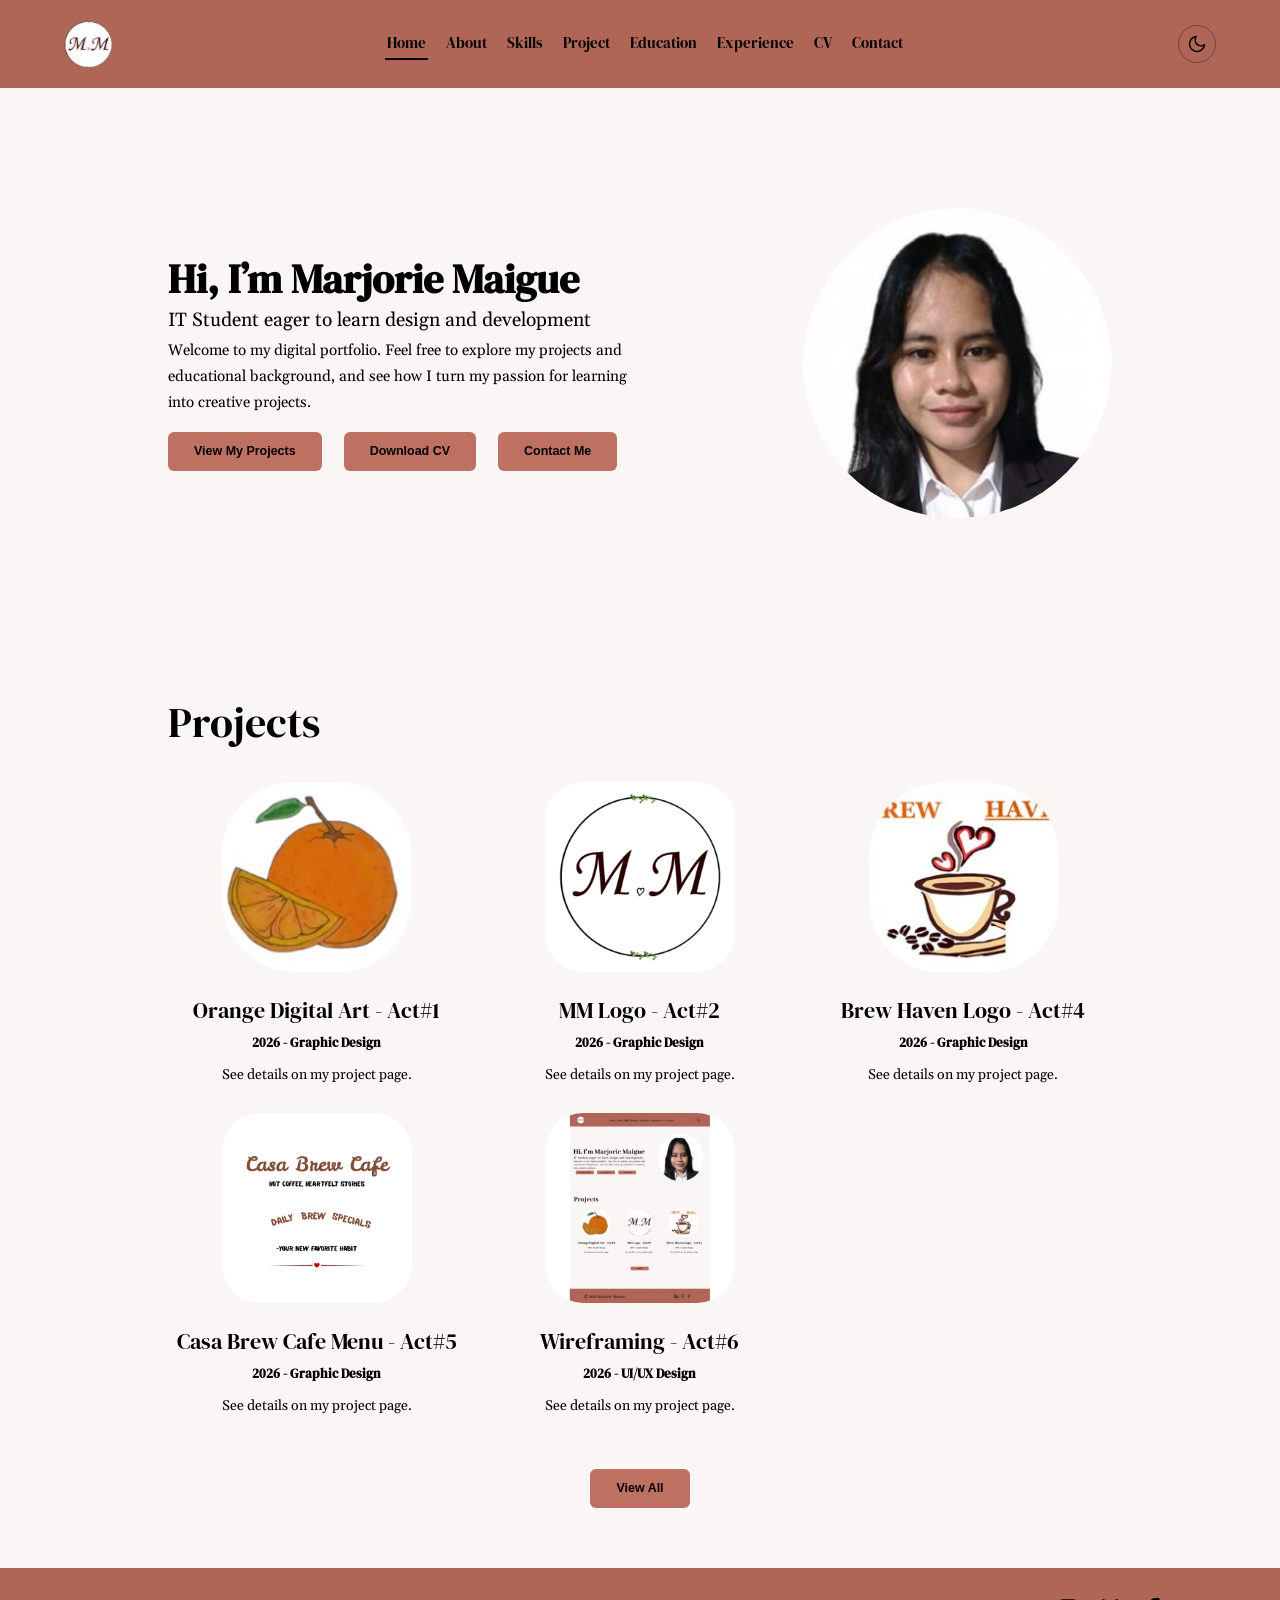
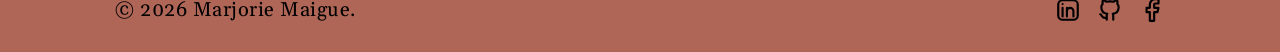
<file: index.html>
<!DOCTYPE html>
<html lang="en">
<head>
<meta charset="UTF-8">
<meta name="viewport" content="width=device-width, initial-scale=1">

<title>Marjorie Maigue | Portfolio</title>
<meta name="description" content="Official portfolio of Marjorie Maigue, an IT student and Web Developer specializing in UI/UX design, frontend development, and web systems.">
<meta name="keywords" content="Marjorie Maigue, Marjorie Maigue Portfolio, City College of Calamba, Web Developer Philippines, IT Student Portfolio">
<meta name="author" content="Marjorie Maigue">

<meta property="og:title" content="Marjorie Maigue | IT Portfolio & Web Developer">
<meta property="og:description" content="Welcome to my digital portfolio. Explore my projects, skills, and educational background.">
<meta property="og:type" content="website">
<meta property="og:url" content="https://maiguemarjorie03-svg.github.io/MyPortfolio/">

<link rel="preconnect" href="https://fonts.googleapis.com">
<link rel="preconnect" href="https://fonts.gstatic.com" crossorigin>
<link href="https://fonts.googleapis.com/css2?family=DM+Serif+Display&family=Gelasio:wght@400;700&display=swap" rel="stylesheet">
<script>try{var t=localStorage.getItem("theme");if(!t&&window.matchMedia("(prefers-color-scheme: dark)").matches)t="dark";if(t)document.documentElement.setAttribute("data-theme",t)}catch(e){}</script>
<link rel="stylesheet" href="style.css?v=11">
</head>
<body>

<nav>
  <a class="logo" href="index.html" aria-label="Home"><img src="images/logo.png" alt="M.M logo"></a>
  <div class="links">
    <a href="index.html" class="active">Home</a>
    <a href="about.html">About</a>
    <a href="skills.html">Skills</a>
    <a href="projects.html">Project</a>
    <a href="education.html">Education</a>
    <a href="experience.html">Experience</a>
    <a href="cv.html">CV</a>
    <a href="contact.html">Contact</a>
  </div>
  <button class="theme-toggle" id="themeToggle" type="button" aria-label="Switch to dark mode" aria-pressed="false">
    <svg class="i-moon" viewBox="0 0 24 24" fill="none" stroke="currentColor" stroke-width="1.8" stroke-linecap="round" stroke-linejoin="round" aria-hidden="true"><path d="M21 12.8A9 9 0 1 1 11.2 3a7 7 0 0 0 9.8 9.8z"/></svg>
    <svg class="i-sun" viewBox="0 0 24 24" fill="none" stroke="currentColor" stroke-width="1.8" stroke-linecap="round" stroke-linejoin="round" aria-hidden="true"><circle cx="12" cy="12" r="4.5"/><path d="M12 2v2M12 20v2M4.9 4.9l1.4 1.4M17.7 17.7l1.4 1.4M2 12h2M20 12h2M4.9 19.1l1.4-1.4M17.7 6.3l1.4-1.4"/></svg>
  </button>
</nav>

<main>
<section class="wrap">
  <div class="hero">
    <div class="text">
      <h1>Hi, I’m Marjorie Maigue</h1>
      <h3>IT Student eager to learn design and development</h3>
      <p>Welcome to my digital portfolio. Feel free to explore my projects and educational background, and see how I turn my passion for learning into creative projects.</p>
      <div class="btn-row">
        <a href="projects.html" class="btn">View My Projects</a>
        <a href="cv.pdf" download="Marjorie_Maigue_CV.pdf" class="btn">Download CV</a>
        <a href="contact.html" class="btn">Contact Me</a>
      </div>
    </div>
    <div class="photo"><img src="images/profile.jpg" alt="Marjorie Maigue"></div>
  </div>
</section>

<section class="wrap home-projects" id="projects">
  <h2>Projects</h2>
  <div class="cards3">
    <div>
      <div class="pimg"><img src="images/orange.png" alt="Orange Digital Art - Act#1"></div>
      <h4>Orange Digital Art - Act#1</h4><small>2026 - Graphic Design</small>
      <p>See details on my project page.</p>
    </div>
    <div>
      <div class="pimg"><img src="images/mm-logo.png" alt="MM Logo - Act#2"></div>
      <h4>MM Logo - Act#2</h4><small>2026 - Graphic Design</small>
      <p>See details on my project page.</p>
    </div>
    <div>
      <div class="pimg"><img src="images/brew-haven.png" alt="Brew Haven Logo - Act#4"></div>
      <h4>Brew Haven Logo - Act#4</h4><small>2026 - Graphic Design</small>
      <p>See details on my project page.</p>
    </div>
    <div>
      <div class="pimg"><img src="images/casa-brew.png" alt="Casa Brew Cafe Menu - Act#5"></div>
      <h4>Casa Brew Cafe Menu - Act#5</h4><small>2026 - Graphic Design</small>
      <p>See details on my project page.</p>
    </div>
    <div>
      <div class="pimg"><img src="images/wireframing.png" alt="Wireframing - Act#6"></div>
      <h4>Wireframing - Act#6</h4><small>2026 - UI/UX Design</small>
      <p>See details on my project page.</p>
    </div>
  </div>
  <div class="center"><a href="projects.html" class="btn">View All</a></div>
</section>
</main>

<footer>
  <p>© 2026 Marjorie Maigue.</p>
  <div class="socials">
    <a href="#" aria-label="LinkedIn" target="_blank" rel="noopener"><svg viewBox="0 0 24 24" fill="none" stroke="currentColor" stroke-width="2" stroke-linecap="round" stroke-linejoin="round"><path d="M7 10v8M7 6.5v.01M11 18v-8M11 13a3 3 0 0 1 6 0v5"/><rect x="3" y="3" width="18" height="18" rx="4"/></svg></a>
    <a href="https://github.com/maiguemarjorie03-svg" aria-label="GitHub" target="_blank" rel="noopener"><svg viewBox="0 0 24 24" fill="none" stroke="currentColor" stroke-width="2" stroke-linecap="round" stroke-linejoin="round"><path d="M9 19c-4.3 1.4-4.3-2.5-6-3m12 5v-3.5c0-1 .1-1.4-.5-2 2.8-.3 5.5-1.4 5.5-6a4.6 4.6 0 0 0-1.3-3.2 4.2 4.2 0 0 0-.1-3.2s-1.1-.3-3.5 1.3a12 12 0 0 0-6.2 0C6.5 2.8 5.4 3.1 5.4 3.1a4.2 4.2 0 0 0-.1 3.2A4.6 4.6 0 0 0 4 9.5c0 4.6 2.7 5.7 5.5 6-.6.6-.6 1.2-.5 2V21"/></svg></a>
    <a href="https://www.facebook.com/marjorie.maigue.24" aria-label="Facebook" target="_blank" rel="noopener"><svg viewBox="0 0 24 24" fill="none" stroke="currentColor" stroke-width="2" stroke-linecap="round" stroke-linejoin="round"><path d="M18 2h-3a5 5 0 0 0-5 5v3H7v4h3v8h4v-8h3l1-4h-4V7a1 1 0 0 1 1-1h3z"/></svg></a>
  </div>
</footer>

<script src="script.js?v=11"></script>
</body>
</html>
</file>
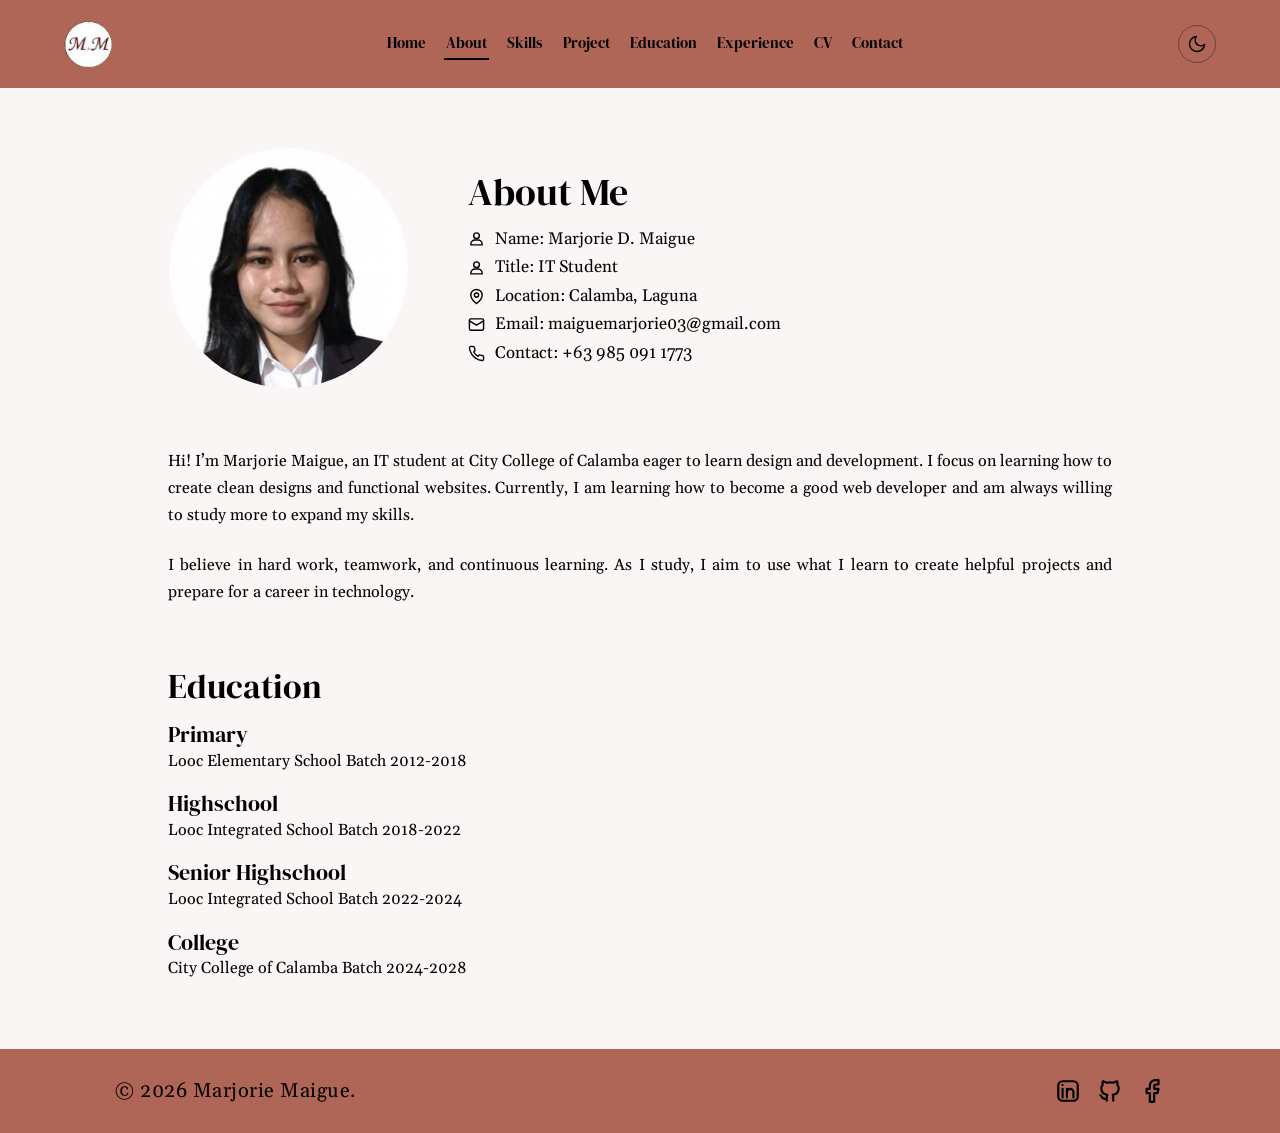
<file: about.html>
<!DOCTYPE html>
<html lang="en">
<head>
<meta charset="UTF-8">
<meta name="viewport" content="width=device-width, initial-scale=1">
<title>About | Marjorie Maigue</title>
<link rel="preconnect" href="https://fonts.googleapis.com"><link rel="preconnect" href="https://fonts.gstatic.com" crossorigin><link href="https://fonts.googleapis.com/css2?family=DM+Serif+Display&family=Gelasio:wght@400;700&display=swap" rel="stylesheet">
<script>try{var t=localStorage.getItem("theme");if(!t&&window.matchMedia("(prefers-color-scheme: dark)").matches)t="dark";if(t)document.documentElement.setAttribute("data-theme",t)}catch(e){}</script>
<link rel="stylesheet" href="style.css?v=11">
</head>
<body>

<nav>
  <a class="logo" href="index.html" aria-label="Home"><img src="images/logo.png" alt="M.M logo"></a>
  <div class="links"><a href="index.html">Home</a><a href="about.html" class=active>About</a><a href="skills.html">Skills</a><a href="projects.html">Project</a><a href="education.html">Education</a><a href="experience.html">Experience</a><a href="cv.html">CV</a><a href="contact.html">Contact</a></div>
  <button class="theme-toggle" id="themeToggle" type="button" aria-label="Switch to dark mode" aria-pressed="false"><svg class="i-moon" viewBox="0 0 24 24" fill="none" stroke="currentColor" stroke-width="1.8" stroke-linecap="round" stroke-linejoin="round" aria-hidden="true"><path d="M21 12.8A9 9 0 1 1 11.2 3a7 7 0 0 0 9.8 9.8z"/></svg><svg class="i-sun" viewBox="0 0 24 24" fill="none" stroke="currentColor" stroke-width="1.8" stroke-linecap="round" stroke-linejoin="round" aria-hidden="true"><circle cx="12" cy="12" r="4.5"/><path d="M12 2v2M12 20v2M4.9 4.9l1.4 1.4M17.7 17.7l1.4 1.4M2 12h2M20 12h2M4.9 19.1l1.4-1.4M17.7 6.3l1.4-1.4"/></svg></button>
</nav>

<main>
<section class="wrap">
  <div class="about-top">
    <div class="photo"><img src="images/profile.jpg" alt="Marjorie Maigue"></div>
    <div class="info">
      <h1>About Me</h1>
      <ul>
        <li><svg viewBox="0 0 24 24" fill="none" stroke="currentColor" stroke-width="2" stroke-linecap="round" stroke-linejoin="round" ><circle cx="12" cy="8" r="4"/><path d="M4 21v-1a6 6 0 0 1 6-6h4a6 6 0 0 1 6 6v1z"/></svg> Name: Marjorie D. Maigue</li>
        <li><svg viewBox="0 0 24 24" fill="none" stroke="currentColor" stroke-width="2" stroke-linecap="round" stroke-linejoin="round" ><circle cx="12" cy="8" r="4"/><path d="M4 21v-1a6 6 0 0 1 6-6h4a6 6 0 0 1 6 6v1z"/></svg> Title: IT Student</li>
        <li><svg viewBox="0 0 24 24" fill="none" stroke="currentColor" stroke-width="2" stroke-linecap="round" stroke-linejoin="round" ><path d="M20 10c0 6-8 12-8 12S4 16 4 10a8 8 0 0 1 16 0z"/><circle cx="12" cy="10" r="3"/></svg> Location: Calamba, Laguna</li>
        <li><svg viewBox="0 0 24 24" fill="none" stroke="currentColor" stroke-width="2" stroke-linecap="round" stroke-linejoin="round" ><rect x="2" y="4" width="20" height="16" rx="2"/><path d="m22 7-10 6L2 7"/></svg> Email: maiguemarjorie03@gmail.com</li>
        <li><svg viewBox="0 0 24 24" fill="none" stroke="currentColor" stroke-width="2" stroke-linecap="round" stroke-linejoin="round" ><path d="M22 16.9v3a2 2 0 0 1-2.2 2 19.8 19.8 0 0 1-8.6-3.1 19.5 19.5 0 0 1-6-6A19.8 19.8 0 0 1 2.1 4.2 2 2 0 0 1 4.1 2h3a2 2 0 0 1 2 1.7c.1 1 .4 1.9.7 2.8a2 2 0 0 1-.5 2.1L8.1 9.9a16 16 0 0 0 6 6l1.3-1.3a2 2 0 0 1 2.1-.4c.9.3 1.8.6 2.8.7a2 2 0 0 1 1.7 2z"/></svg> Contact: +63 985 091 1773</li>
      </ul>
    </div>
  </div>
  <div class="about-text">
    <p>Hi! I’m Marjorie Maigue, an IT student at City College of Calamba eager to learn design and development. I focus on learning how to create clean designs and functional websites. Currently, I am learning how to become a good web developer and am always willing to study more to expand my skills.</p>
    <p>I believe in hard work, teamwork, and continuous learning. As I study, I aim to use what I learn to create helpful projects and prepare for a career in technology.</p>
  </div>
  <div class="edu-list">
    <h2>Education</h2>
    <h4>Primary</h4><p>Looc Elementary School Batch 2012-2018</p><h4>Highschool</h4><p>Looc Integrated School Batch 2018-2022</p><h4>Senior Highschool</h4><p>Looc Integrated School Batch 2022-2024</p><h4>College</h4><p>City College of Calamba Batch 2024-2028</p>
  </div>
</section>
</main>

<footer>
  <p>© 2026 Marjorie Maigue.</p>
  <div class="socials">
    <a href="#" aria-label="LinkedIn" target="_blank" rel="noopener"><svg viewBox="0 0 24 24" fill="none" stroke="currentColor" stroke-width="2" stroke-linecap="round" stroke-linejoin="round" ><path d="M7 10v8M7 6.5v.01M11 18v-8M11 13a3 3 0 0 1 6 0v5"/><rect x="3" y="3" width="18" height="18" rx="4"/></svg></a>
    <a href="#" aria-label="GitHub" target="_blank" rel="noopener"><svg viewBox="0 0 24 24" fill="none" stroke="currentColor" stroke-width="2" stroke-linecap="round" stroke-linejoin="round" ><path d="M9 19c-4.3 1.4-4.3-2.5-6-3m12 5v-3.5c0-1 .1-1.4-.5-2 2.8-.3 5.5-1.4 5.5-6a4.6 4.6 0 0 0-1.3-3.2 4.2 4.2 0 0 0-.1-3.2s-1.1-.3-3.5 1.3a12 12 0 0 0-6.2 0C6.5 2.8 5.4 3.1 5.4 3.1a4.2 4.2 0 0 0-.1 3.2A4.6 4.6 0 0 0 4 9.5c0 4.6 2.7 5.7 5.5 6-.6.6-.6 1.2-.5 2V21"/></svg></a>
    <a href="https://www.facebook.com/marjorie.maigue.24" aria-label="Facebook" target="_blank" rel="noopener"><svg viewBox="0 0 24 24" fill="none" stroke="currentColor" stroke-width="2" stroke-linecap="round" stroke-linejoin="round" ><path d="M18 2h-3a5 5 0 0 0-5 5v3H7v4h3v8h4v-8h3l1-4h-4V7a1 1 0 0 1 1-1h3z"/></svg></a>
  </div>
</footer>

<script src="script.js?v=11"></script>
</body>
</html>
</file>
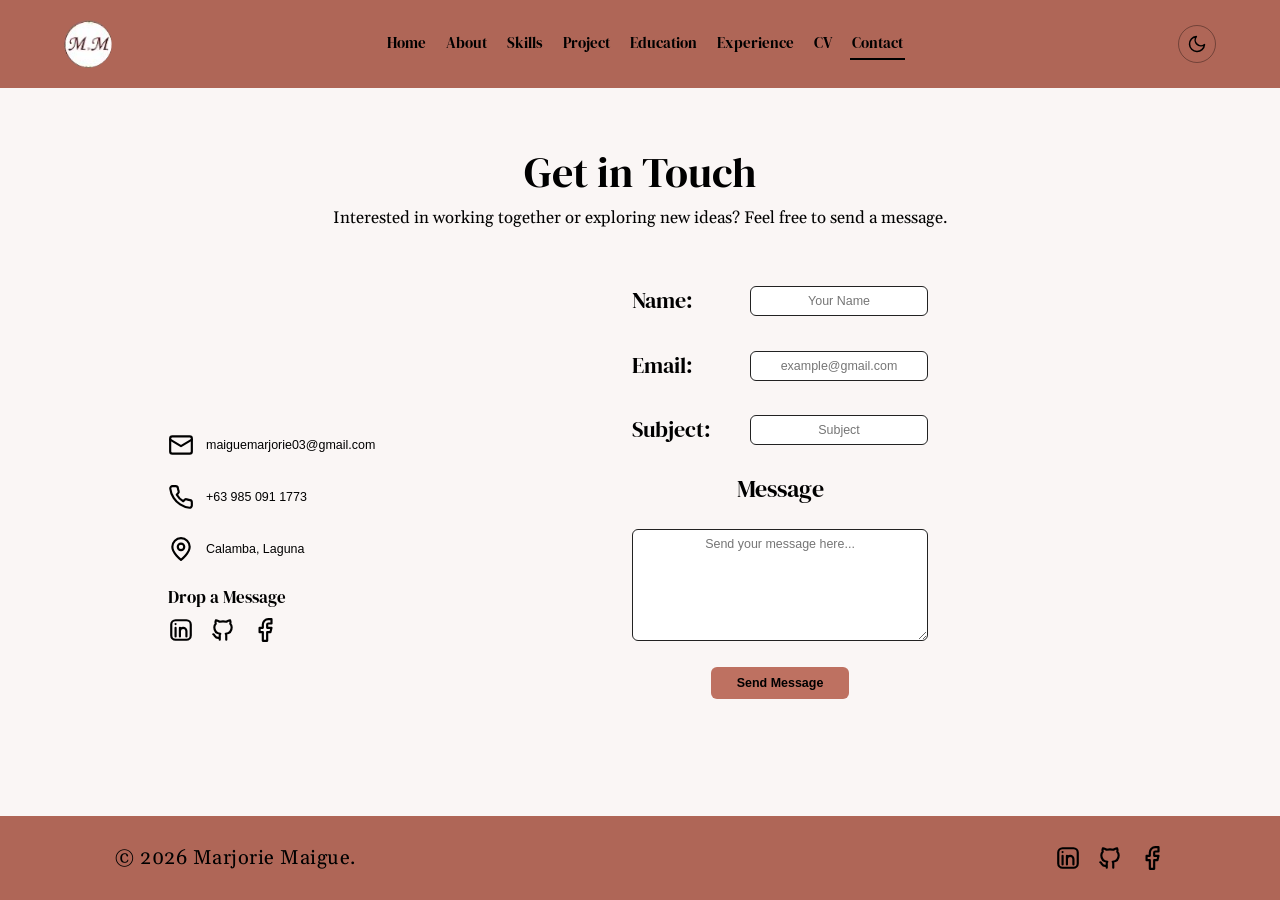
<file: contact.html>
<!DOCTYPE html>
<html lang="en">
<head>
<meta charset="UTF-8">
<meta name="viewport" content="width=device-width, initial-scale=1">
<title>Contact | Marjorie Maigue</title>
<link rel="preconnect" href="https://fonts.googleapis.com"><link rel="preconnect" href="https://fonts.gstatic.com" crossorigin><link href="https://fonts.googleapis.com/css2?family=DM+Serif+Display&family=Gelasio:wght@400;700&display=swap" rel="stylesheet">
<script>try{var t=localStorage.getItem("theme");if(!t&&window.matchMedia("(prefers-color-scheme: dark)").matches)t="dark";if(t)document.documentElement.setAttribute("data-theme",t)}catch(e){}</script>
<link rel="stylesheet" href="style.css?v=11">
</head>
<body>

<nav>
  <a class="logo" href="index.html" aria-label="Home"><img src="images/logo.png" alt="M.M logo"></a>
  <div class="links"><a href="index.html">Home</a><a href="about.html">About</a><a href="skills.html">Skills</a><a href="projects.html">Project</a><a href="education.html">Education</a><a href="experience.html">Experience</a><a href="cv.html">CV</a><a href="contact.html" class=active>Contact</a></div>
  <button class="theme-toggle" id="themeToggle" type="button" aria-label="Switch to dark mode" aria-pressed="false"><svg class="i-moon" viewBox="0 0 24 24" fill="none" stroke="currentColor" stroke-width="1.8" stroke-linecap="round" stroke-linejoin="round" aria-hidden="true"><path d="M21 12.8A9 9 0 1 1 11.2 3a7 7 0 0 0 9.8 9.8z"/></svg><svg class="i-sun" viewBox="0 0 24 24" fill="none" stroke="currentColor" stroke-width="1.8" stroke-linecap="round" stroke-linejoin="round" aria-hidden="true"><circle cx="12" cy="12" r="4.5"/><path d="M12 2v2M12 20v2M4.9 4.9l1.4 1.4M17.7 17.7l1.4 1.4M2 12h2M20 12h2M4.9 19.1l1.4-1.4M17.7 6.3l1.4-1.4"/></svg></button>
</nav>

<main>
<section class="wrap center-head">
  <h1>Get in Touch</h1>
  <p class="lead">Interested in working together or exploring new ideas? Feel free to send a message.</p>
  <div class="contact-grid">
    <div class="contact-side">
      <div class="item"><svg viewBox="0 0 24 24" fill="none" stroke="currentColor" stroke-width="2" stroke-linecap="round" stroke-linejoin="round" ><rect x="2" y="4" width="20" height="16" rx="2"/><path d="m22 7-10 6L2 7"/></svg><span>maiguemarjorie03@gmail.com</span></div>
      <div class="item"><svg viewBox="0 0 24 24" fill="none" stroke="currentColor" stroke-width="2" stroke-linecap="round" stroke-linejoin="round" ><path d="M22 16.9v3a2 2 0 0 1-2.2 2 19.8 19.8 0 0 1-8.6-3.1 19.5 19.5 0 0 1-6-6A19.8 19.8 0 0 1 2.1 4.2 2 2 0 0 1 4.1 2h3a2 2 0 0 1 2 1.7c.1 1 .4 1.9.7 2.8a2 2 0 0 1-.5 2.1L8.1 9.9a16 16 0 0 0 6 6l1.3-1.3a2 2 0 0 1 2.1-.4c.9.3 1.8.6 2.8.7a2 2 0 0 1 1.7 2z"/></svg><span>+63 985 091 1773</span></div>
      <div class="item"><svg viewBox="0 0 24 24" fill="none" stroke="currentColor" stroke-width="2" stroke-linecap="round" stroke-linejoin="round" ><path d="M20 10c0 6-8 12-8 12S4 16 4 10a8 8 0 0 1 16 0z"/><circle cx="12" cy="10" r="3"/></svg><span>Calamba, Laguna</span></div>
      <h4>Drop a Message</h4>
      <div class="socials">
        <a href="#" aria-label="LinkedIn"><svg viewBox="0 0 24 24" fill="none" stroke="currentColor" stroke-width="2" stroke-linecap="round" stroke-linejoin="round" ><path d="M7 10v8M7 6.5v.01M11 18v-8M11 13a3 3 0 0 1 6 0v5"/><rect x="3" y="3" width="18" height="18" rx="4"/></svg></a><a href="#" aria-label="GitHub"><svg viewBox="0 0 24 24" fill="none" stroke="currentColor" stroke-width="2" stroke-linecap="round" stroke-linejoin="round" ><path d="M9 19c-4.3 1.4-4.3-2.5-6-3m12 5v-3.5c0-1 .1-1.4-.5-2 2.8-.3 5.5-1.4 5.5-6a4.6 4.6 0 0 0-1.3-3.2 4.2 4.2 0 0 0-.1-3.2s-1.1-.3-3.5 1.3a12 12 0 0 0-6.2 0C6.5 2.8 5.4 3.1 5.4 3.1a4.2 4.2 0 0 0-.1 3.2A4.6 4.6 0 0 0 4 9.5c0 4.6 2.7 5.7 5.5 6-.6.6-.6 1.2-.5 2V21"/></svg></a><a href="https://www.facebook.com/marjorie.maigue.24" aria-label="Facebook" target="_blank" rel="noopener"><svg viewBox="0 0 24 24" fill="none" stroke="currentColor" stroke-width="2" stroke-linecap="round" stroke-linejoin="round" ><path d="M18 2h-3a5 5 0 0 0-5 5v3H7v4h3v8h4v-8h3l1-4h-4V7a1 1 0 0 1 1-1h3z"/></svg></a>
      </div>
    </div>
    <form id="contactForm">
      <div class="frow"><label for="n">Name:</label><input id="n" name="name" placeholder="Your Name" required></div>
      <div class="frow"><label for="e">Email:</label><input id="e" name="email" type="email" placeholder="example@gmail.com" required></div>
      <div class="frow"><label for="s">Subject:</label><input id="s" name="subject" placeholder="Subject" required></div>
      <h3>Message</h3>
      <textarea name="message" placeholder="Send your message here..." required></textarea>
      <button class="btn" type="submit">Send Message</button>
    </form>
  </div>
</section>
</main>

<footer>
  <p>© 2026 Marjorie Maigue.</p>
  <div class="socials">
    <a href="#" aria-label="LinkedIn" target="_blank" rel="noopener"><svg viewBox="0 0 24 24" fill="none" stroke="currentColor" stroke-width="2" stroke-linecap="round" stroke-linejoin="round" ><path d="M7 10v8M7 6.5v.01M11 18v-8M11 13a3 3 0 0 1 6 0v5"/><rect x="3" y="3" width="18" height="18" rx="4"/></svg></a>
    <a href="#" aria-label="GitHub" target="_blank" rel="noopener"><svg viewBox="0 0 24 24" fill="none" stroke="currentColor" stroke-width="2" stroke-linecap="round" stroke-linejoin="round" ><path d="M9 19c-4.3 1.4-4.3-2.5-6-3m12 5v-3.5c0-1 .1-1.4-.5-2 2.8-.3 5.5-1.4 5.5-6a4.6 4.6 0 0 0-1.3-3.2 4.2 4.2 0 0 0-.1-3.2s-1.1-.3-3.5 1.3a12 12 0 0 0-6.2 0C6.5 2.8 5.4 3.1 5.4 3.1a4.2 4.2 0 0 0-.1 3.2A4.6 4.6 0 0 0 4 9.5c0 4.6 2.7 5.7 5.5 6-.6.6-.6 1.2-.5 2V21"/></svg></a>
    <a href="https://www.facebook.com/marjorie.maigue.24" aria-label="Facebook" target="_blank" rel="noopener"><svg viewBox="0 0 24 24" fill="none" stroke="currentColor" stroke-width="2" stroke-linecap="round" stroke-linejoin="round" ><path d="M18 2h-3a5 5 0 0 0-5 5v3H7v4h3v8h4v-8h3l1-4h-4V7a1 1 0 0 1 1-1h3z"/></svg></a>
  </div>
</footer>

<script src="script.js?v=11"></script>
</body>
</html>
</file>
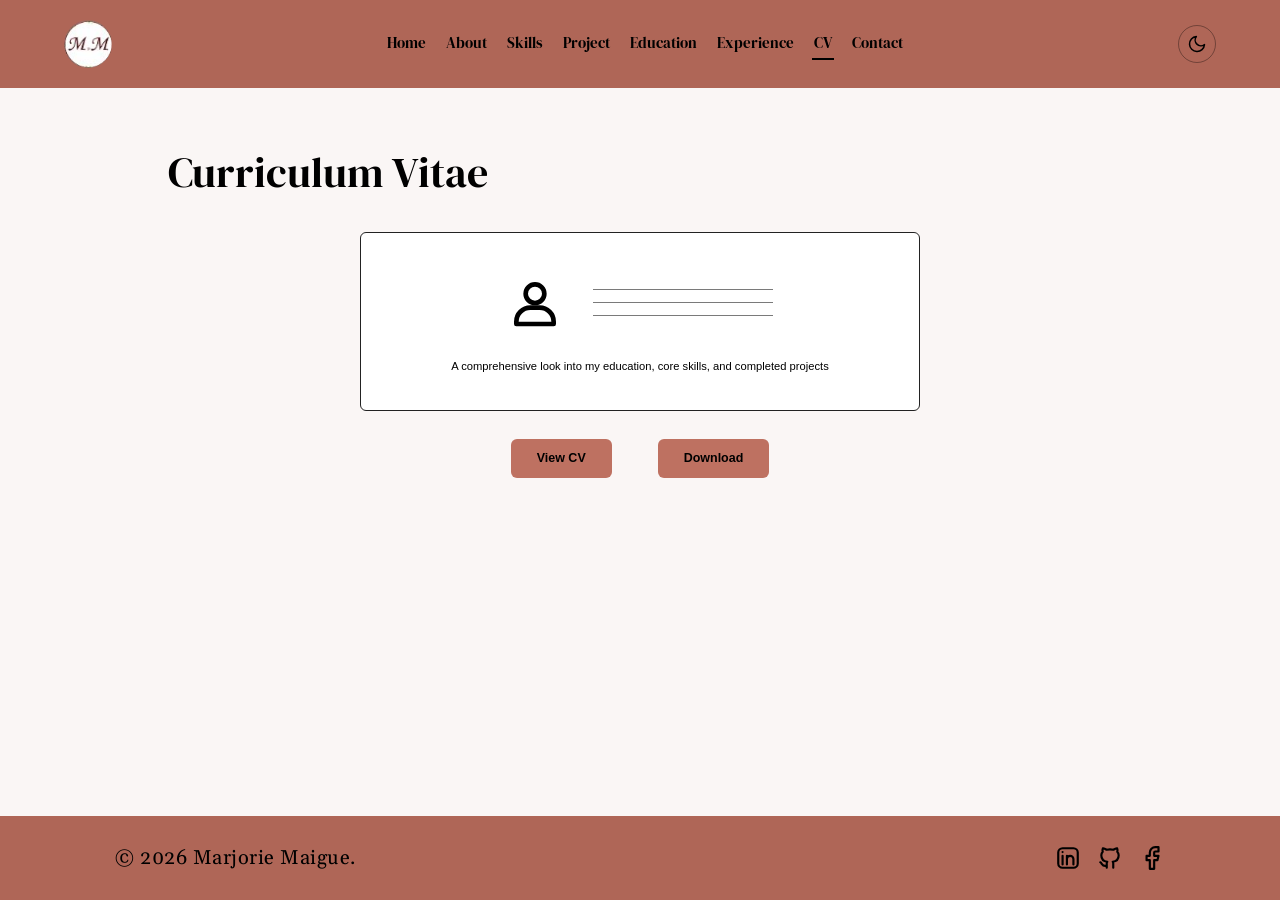
<file: cv.html>
<!DOCTYPE html>
<html lang="en">
<head>
<meta charset="UTF-8">
<meta name="viewport" content="width=device-width, initial-scale=1">
<title>CV | Marjorie Maigue</title>
<link rel="preconnect" href="https://fonts.googleapis.com"><link rel="preconnect" href="https://fonts.gstatic.com" crossorigin><link href="https://fonts.googleapis.com/css2?family=DM+Serif+Display&family=Gelasio:wght@400;700&display=swap" rel="stylesheet">
<script>try{var t=localStorage.getItem("theme");if(!t&&window.matchMedia("(prefers-color-scheme: dark)").matches)t="dark";if(t)document.documentElement.setAttribute("data-theme",t)}catch(e){}</script>
<link rel="stylesheet" href="style.css?v=11">
</head>
<body>

<nav>
  <a class="logo" href="index.html" aria-label="Home"><img src="images/logo.png" alt="M.M logo"></a>
  <div class="links"><a href="index.html">Home</a><a href="about.html">About</a><a href="skills.html">Skills</a><a href="projects.html">Project</a><a href="education.html">Education</a><a href="experience.html">Experience</a><a href="cv.html" class=active>CV</a><a href="contact.html">Contact</a></div>
  <button class="theme-toggle" id="themeToggle" type="button" aria-label="Switch to dark mode" aria-pressed="false"><svg class="i-moon" viewBox="0 0 24 24" fill="none" stroke="currentColor" stroke-width="1.8" stroke-linecap="round" stroke-linejoin="round" aria-hidden="true"><path d="M21 12.8A9 9 0 1 1 11.2 3a7 7 0 0 0 9.8 9.8z"/></svg><svg class="i-sun" viewBox="0 0 24 24" fill="none" stroke="currentColor" stroke-width="1.8" stroke-linecap="round" stroke-linejoin="round" aria-hidden="true"><circle cx="12" cy="12" r="4.5"/><path d="M12 2v2M12 20v2M4.9 4.9l1.4 1.4M17.7 17.7l1.4 1.4M2 12h2M20 12h2M4.9 19.1l1.4-1.4M17.7 6.3l1.4-1.4"/></svg></button>
</nav>

<main>
<section class="wrap">
  <h1>Curriculum Vitae</h1>
  <div class="cv-box">
    <div class="row"><svg viewBox="0 0 24 24" fill="none" stroke="currentColor" stroke-width="2" stroke-linecap="round" stroke-linejoin="round" ><circle cx="12" cy="8" r="4"/><path d="M4 21v-1a6 6 0 0 1 6-6h4a6 6 0 0 1 6 6v1z"/></svg><div class="lines"><i></i><i></i><i></i></div></div>
    <p>A comprehensive look into my education, core skills, and completed projects</p>
  </div>
    <div class="cv-actions">
    <a href="cv.pdf" target="_blank" class="btn">View CV</a>
    <a href="cv.pdf" download="Marjorie_Maigue_CV.pdf" class="btn">Download</a>
  </div>
</section>
</main>

<footer>
  <p>© 2026 Marjorie Maigue.</p>
  <div class="socials">
    <a href="#" aria-label="LinkedIn" target="_blank" rel="noopener"><svg viewBox="0 0 24 24" fill="none" stroke="currentColor" stroke-width="2" stroke-linecap="round" stroke-linejoin="round" ><path d="M7 10v8M7 6.5v.01M11 18v-8M11 13a3 3 0 0 1 6 0v5"/><rect x="3" y="3" width="18" height="18" rx="4"/></svg></a>
    <a href="#" aria-label="GitHub" target="_blank" rel="noopener"><svg viewBox="0 0 24 24" fill="none" stroke="currentColor" stroke-width="2" stroke-linecap="round" stroke-linejoin="round" ><path d="M9 19c-4.3 1.4-4.3-2.5-6-3m12 5v-3.5c0-1 .1-1.4-.5-2 2.8-.3 5.5-1.4 5.5-6a4.6 4.6 0 0 0-1.3-3.2 4.2 4.2 0 0 0-.1-3.2s-1.1-.3-3.5 1.3a12 12 0 0 0-6.2 0C6.5 2.8 5.4 3.1 5.4 3.1a4.2 4.2 0 0 0-.1 3.2A4.6 4.6 0 0 0 4 9.5c0 4.6 2.7 5.7 5.5 6-.6.6-.6 1.2-.5 2V21"/></svg></a>
    <a href="https://www.facebook.com/marjorie.maigue.24" aria-label="Facebook" target="_blank" rel="noopener"><svg viewBox="0 0 24 24" fill="none" stroke="currentColor" stroke-width="2" stroke-linecap="round" stroke-linejoin="round" ><path d="M18 2h-3a5 5 0 0 0-5 5v3H7v4h3v8h4v-8h3l1-4h-4V7a1 1 0 0 1 1-1h3z"/></svg></a>
  </div>
</footer>

<script src="script.js?v=11"></script>
</body>
</html>
</file>
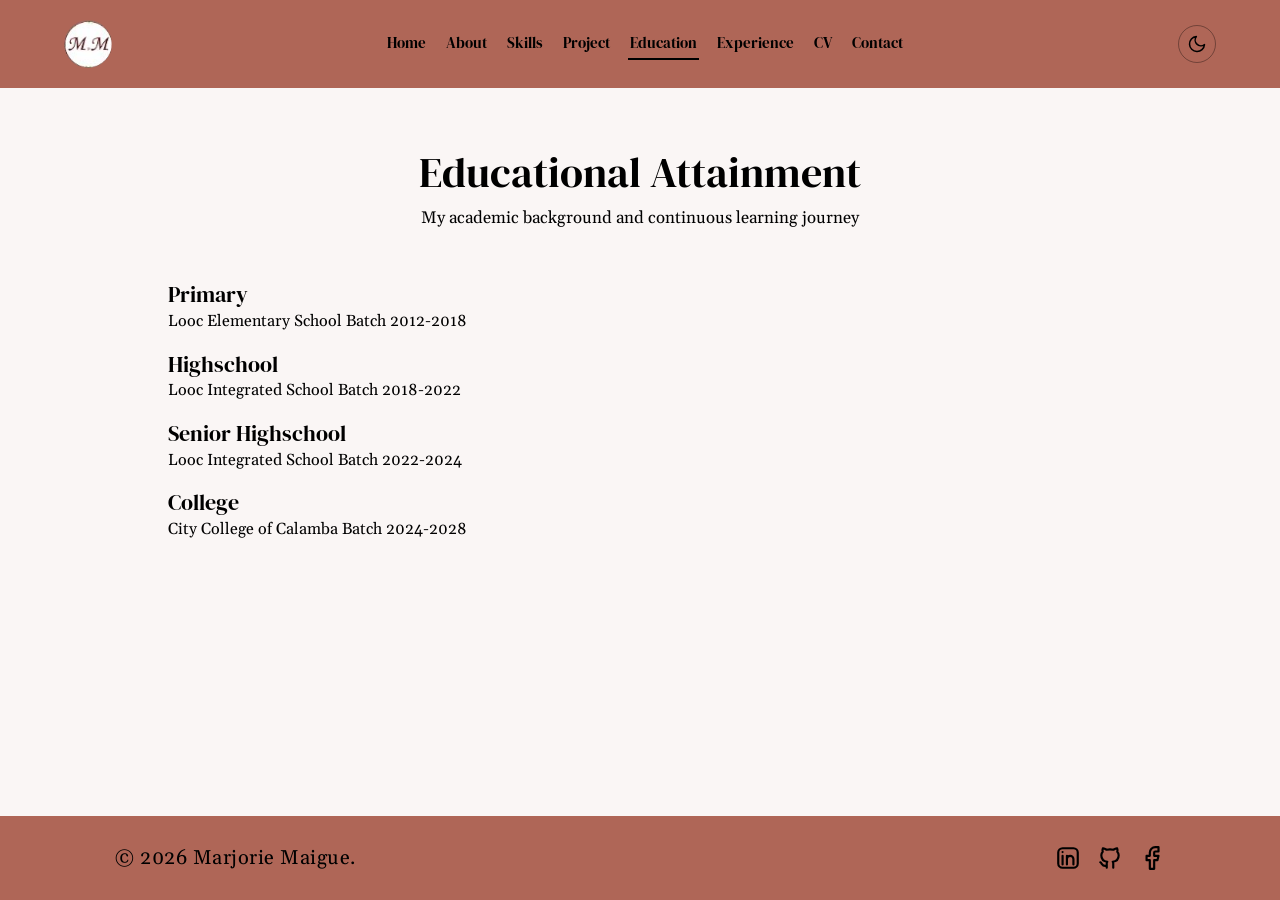
<file: education.html>
<!DOCTYPE html>
<html lang="en">
<head>
<meta charset="UTF-8">
<meta name="viewport" content="width=device-width, initial-scale=1">
<title>Education | Marjorie Maigue</title>
<link rel="preconnect" href="https://fonts.googleapis.com"><link rel="preconnect" href="https://fonts.gstatic.com" crossorigin><link href="https://fonts.googleapis.com/css2?family=DM+Serif+Display&family=Gelasio:wght@400;700&display=swap" rel="stylesheet">
<script>try{var t=localStorage.getItem("theme");if(!t&&window.matchMedia("(prefers-color-scheme: dark)").matches)t="dark";if(t)document.documentElement.setAttribute("data-theme",t)}catch(e){}</script>
<link rel="stylesheet" href="style.css?v=11">
</head>
<body>

<nav>
  <a class="logo" href="index.html" aria-label="Home"><img src="images/logo.png" alt="M.M logo"></a>
  <div class="links"><a href="index.html">Home</a><a href="about.html">About</a><a href="skills.html">Skills</a><a href="projects.html">Project</a><a href="education.html" class=active>Education</a><a href="experience.html">Experience</a><a href="cv.html">CV</a><a href="contact.html">Contact</a></div>
  <button class="theme-toggle" id="themeToggle" type="button" aria-label="Switch to dark mode" aria-pressed="false"><svg class="i-moon" viewBox="0 0 24 24" fill="none" stroke="currentColor" stroke-width="1.8" stroke-linecap="round" stroke-linejoin="round" aria-hidden="true"><path d="M21 12.8A9 9 0 1 1 11.2 3a7 7 0 0 0 9.8 9.8z"/></svg><svg class="i-sun" viewBox="0 0 24 24" fill="none" stroke="currentColor" stroke-width="1.8" stroke-linecap="round" stroke-linejoin="round" aria-hidden="true"><circle cx="12" cy="12" r="4.5"/><path d="M12 2v2M12 20v2M4.9 4.9l1.4 1.4M17.7 17.7l1.4 1.4M2 12h2M20 12h2M4.9 19.1l1.4-1.4M17.7 6.3l1.4-1.4"/></svg></button>
</nav>

<main>
<section class="wrap center-head">
  <h1>Educational Attainment</h1>
  <p class="lead">My academic background and continuous learning journey</p>
  <div class="edu-block" style="margin-top:50px"><h4>Primary</h4><p>Looc Elementary School Batch 2012-2018</p><h4>Highschool</h4><p>Looc Integrated School Batch 2018-2022</p><h4>Senior Highschool</h4><p>Looc Integrated School Batch 2022-2024</p><h4>College</h4><p>City College of Calamba Batch 2024-2028</p></div>
</section>
</main>

<footer>
  <p>© 2026 Marjorie Maigue.</p>
  <div class="socials">
    <a href="#" aria-label="LinkedIn" target="_blank" rel="noopener"><svg viewBox="0 0 24 24" fill="none" stroke="currentColor" stroke-width="2" stroke-linecap="round" stroke-linejoin="round" ><path d="M7 10v8M7 6.5v.01M11 18v-8M11 13a3 3 0 0 1 6 0v5"/><rect x="3" y="3" width="18" height="18" rx="4"/></svg></a>
    <a href="#" aria-label="GitHub" target="_blank" rel="noopener"><svg viewBox="0 0 24 24" fill="none" stroke="currentColor" stroke-width="2" stroke-linecap="round" stroke-linejoin="round" ><path d="M9 19c-4.3 1.4-4.3-2.5-6-3m12 5v-3.5c0-1 .1-1.4-.5-2 2.8-.3 5.5-1.4 5.5-6a4.6 4.6 0 0 0-1.3-3.2 4.2 4.2 0 0 0-.1-3.2s-1.1-.3-3.5 1.3a12 12 0 0 0-6.2 0C6.5 2.8 5.4 3.1 5.4 3.1a4.2 4.2 0 0 0-.1 3.2A4.6 4.6 0 0 0 4 9.5c0 4.6 2.7 5.7 5.5 6-.6.6-.6 1.2-.5 2V21"/></svg></a>
    <a href="https://www.facebook.com/marjorie.maigue.24" aria-label="Facebook" target="_blank" rel="noopener"><svg viewBox="0 0 24 24" fill="none" stroke="currentColor" stroke-width="2" stroke-linecap="round" stroke-linejoin="round" ><path d="M18 2h-3a5 5 0 0 0-5 5v3H7v4h3v8h4v-8h3l1-4h-4V7a1 1 0 0 1 1-1h3z"/></svg></a>
  </div>
</footer>

<script src="script.js?v=11"></script>
</body>
</html>
</file>
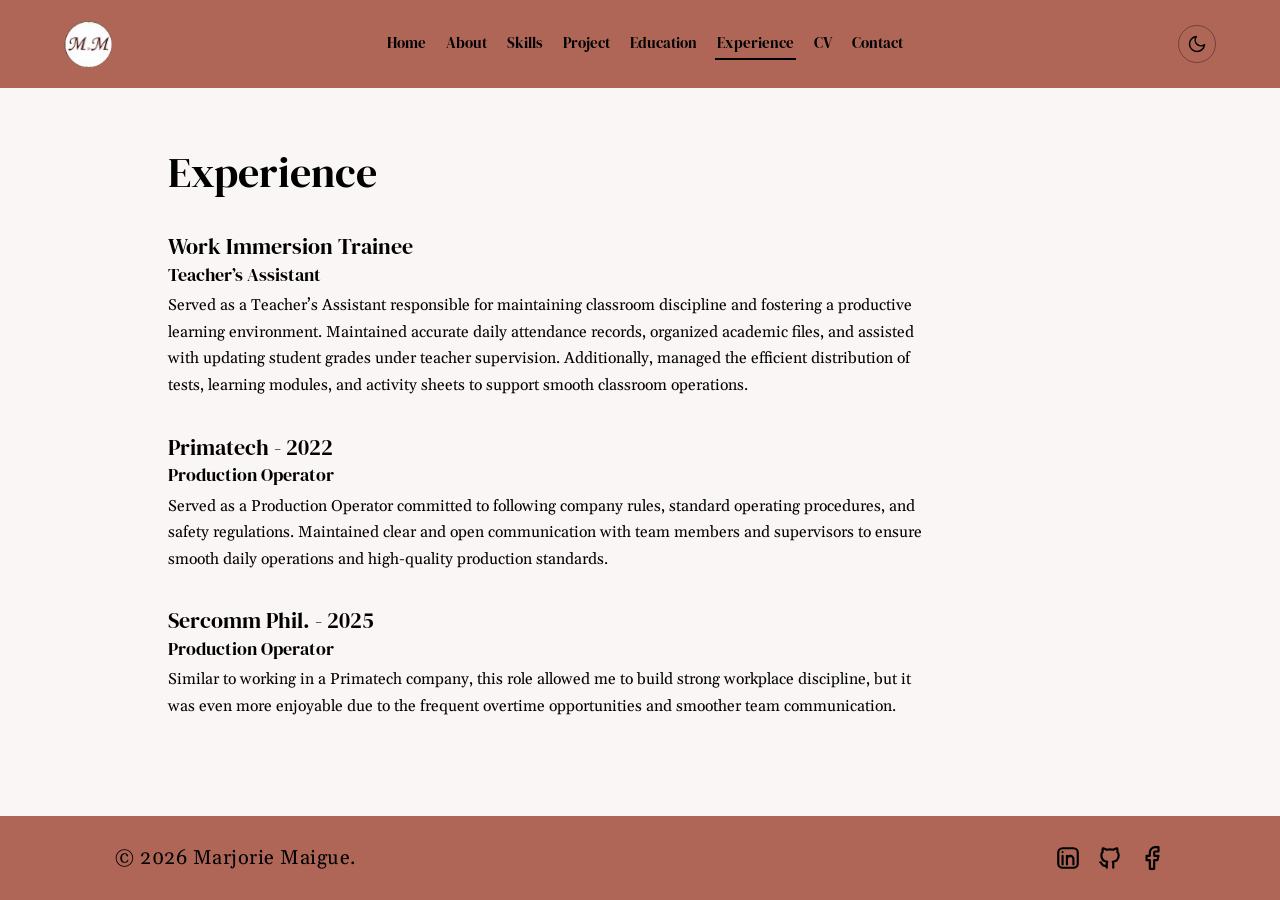
<file: experience.html>
<!DOCTYPE html>
<html lang="en">
<head>
<meta charset="UTF-8">
<meta name="viewport" content="width=device-width, initial-scale=1">
<title>Experience | Marjorie Maigue</title>
<link rel="preconnect" href="https://fonts.googleapis.com"><link rel="preconnect" href="https://fonts.gstatic.com" crossorigin><link href="https://fonts.googleapis.com/css2?family=DM+Serif+Display&family=Gelasio:wght@400;700&display=swap" rel="stylesheet">
<script>try{var t=localStorage.getItem("theme");if(!t&&window.matchMedia("(prefers-color-scheme: dark)").matches)t="dark";if(t)document.documentElement.setAttribute("data-theme",t)}catch(e){}</script>
<link rel="stylesheet" href="style.css?v=11">
</head>
<body>

<nav>
  <a class="logo" href="index.html" aria-label="Home"><img src="images/logo.png" alt="M.M logo"></a>
  <div class="links"><a href="index.html">Home</a><a href="about.html">About</a><a href="skills.html">Skills</a><a href="projects.html">Project</a><a href="education.html">Education</a><a href="experience.html" class=active>Experience</a><a href="cv.html">CV</a><a href="contact.html">Contact</a></div>
  <button class="theme-toggle" id="themeToggle" type="button" aria-label="Switch to dark mode" aria-pressed="false"><svg class="i-moon" viewBox="0 0 24 24" fill="none" stroke="currentColor" stroke-width="1.8" stroke-linecap="round" stroke-linejoin="round" aria-hidden="true"><path d="M21 12.8A9 9 0 1 1 11.2 3a7 7 0 0 0 9.8 9.8z"/></svg><svg class="i-sun" viewBox="0 0 24 24" fill="none" stroke="currentColor" stroke-width="1.8" stroke-linecap="round" stroke-linejoin="round" aria-hidden="true"><circle cx="12" cy="12" r="4.5"/><path d="M12 2v2M12 20v2M4.9 4.9l1.4 1.4M17.7 17.7l1.4 1.4M2 12h2M20 12h2M4.9 19.1l1.4-1.4M17.7 6.3l1.4-1.4"/></svg></button>
</nav>

<main>
<section class="wrap">
  <h1>Experience</h1>
  <div class="exp-item"><h3>Work Immersion Trainee</h3><h4>Teacher’s Assistant</h4>
    <p>Served as a Teacher’s Assistant responsible for maintaining classroom discipline and fostering a productive learning environment. Maintained accurate daily attendance records, organized academic files, and assisted with updating student grades under teacher supervision. Additionally, managed the efficient distribution of tests, learning modules, and activity sheets to support smooth classroom operations.</p></div>
  <div class="exp-item"><h3>Primatech - 2022</h3><h4>Production Operator</h4>
    <p>Served as a Production Operator committed to following company rules, standard operating procedures, and safety regulations. Maintained clear and open communication with team members and supervisors to ensure smooth daily operations and high-quality production standards.</p></div>
  <div class="exp-item"><h3>Sercomm Phil. - 2025</h3><h4>Production Operator</h4>
    <p>Similar to working in a Primatech company, this role allowed me to build strong workplace discipline, but it was even more enjoyable due to the frequent overtime opportunities and smoother team communication.</p></div>
</section>
</main>

<footer>
  <p>© 2026 Marjorie Maigue.</p>
  <div class="socials">
    <a href="#" aria-label="LinkedIn" target="_blank" rel="noopener"><svg viewBox="0 0 24 24" fill="none" stroke="currentColor" stroke-width="2" stroke-linecap="round" stroke-linejoin="round" ><path d="M7 10v8M7 6.5v.01M11 18v-8M11 13a3 3 0 0 1 6 0v5"/><rect x="3" y="3" width="18" height="18" rx="4"/></svg></a>
    <a href="#" aria-label="GitHub" target="_blank" rel="noopener"><svg viewBox="0 0 24 24" fill="none" stroke="currentColor" stroke-width="2" stroke-linecap="round" stroke-linejoin="round" ><path d="M9 19c-4.3 1.4-4.3-2.5-6-3m12 5v-3.5c0-1 .1-1.4-.5-2 2.8-.3 5.5-1.4 5.5-6a4.6 4.6 0 0 0-1.3-3.2 4.2 4.2 0 0 0-.1-3.2s-1.1-.3-3.5 1.3a12 12 0 0 0-6.2 0C6.5 2.8 5.4 3.1 5.4 3.1a4.2 4.2 0 0 0-.1 3.2A4.6 4.6 0 0 0 4 9.5c0 4.6 2.7 5.7 5.5 6-.6.6-.6 1.2-.5 2V21"/></svg></a>
    <a href="https://www.facebook.com/marjorie.maigue.24" aria-label="Facebook" target="_blank" rel="noopener"><svg viewBox="0 0 24 24" fill="none" stroke="currentColor" stroke-width="2" stroke-linecap="round" stroke-linejoin="round" ><path d="M18 2h-3a5 5 0 0 0-5 5v3H7v4h3v8h4v-8h3l1-4h-4V7a1 1 0 0 1 1-1h3z"/></svg></a>
  </div>
</footer>

<script src="script.js?v=11"></script>
</body>
</html>
</file>
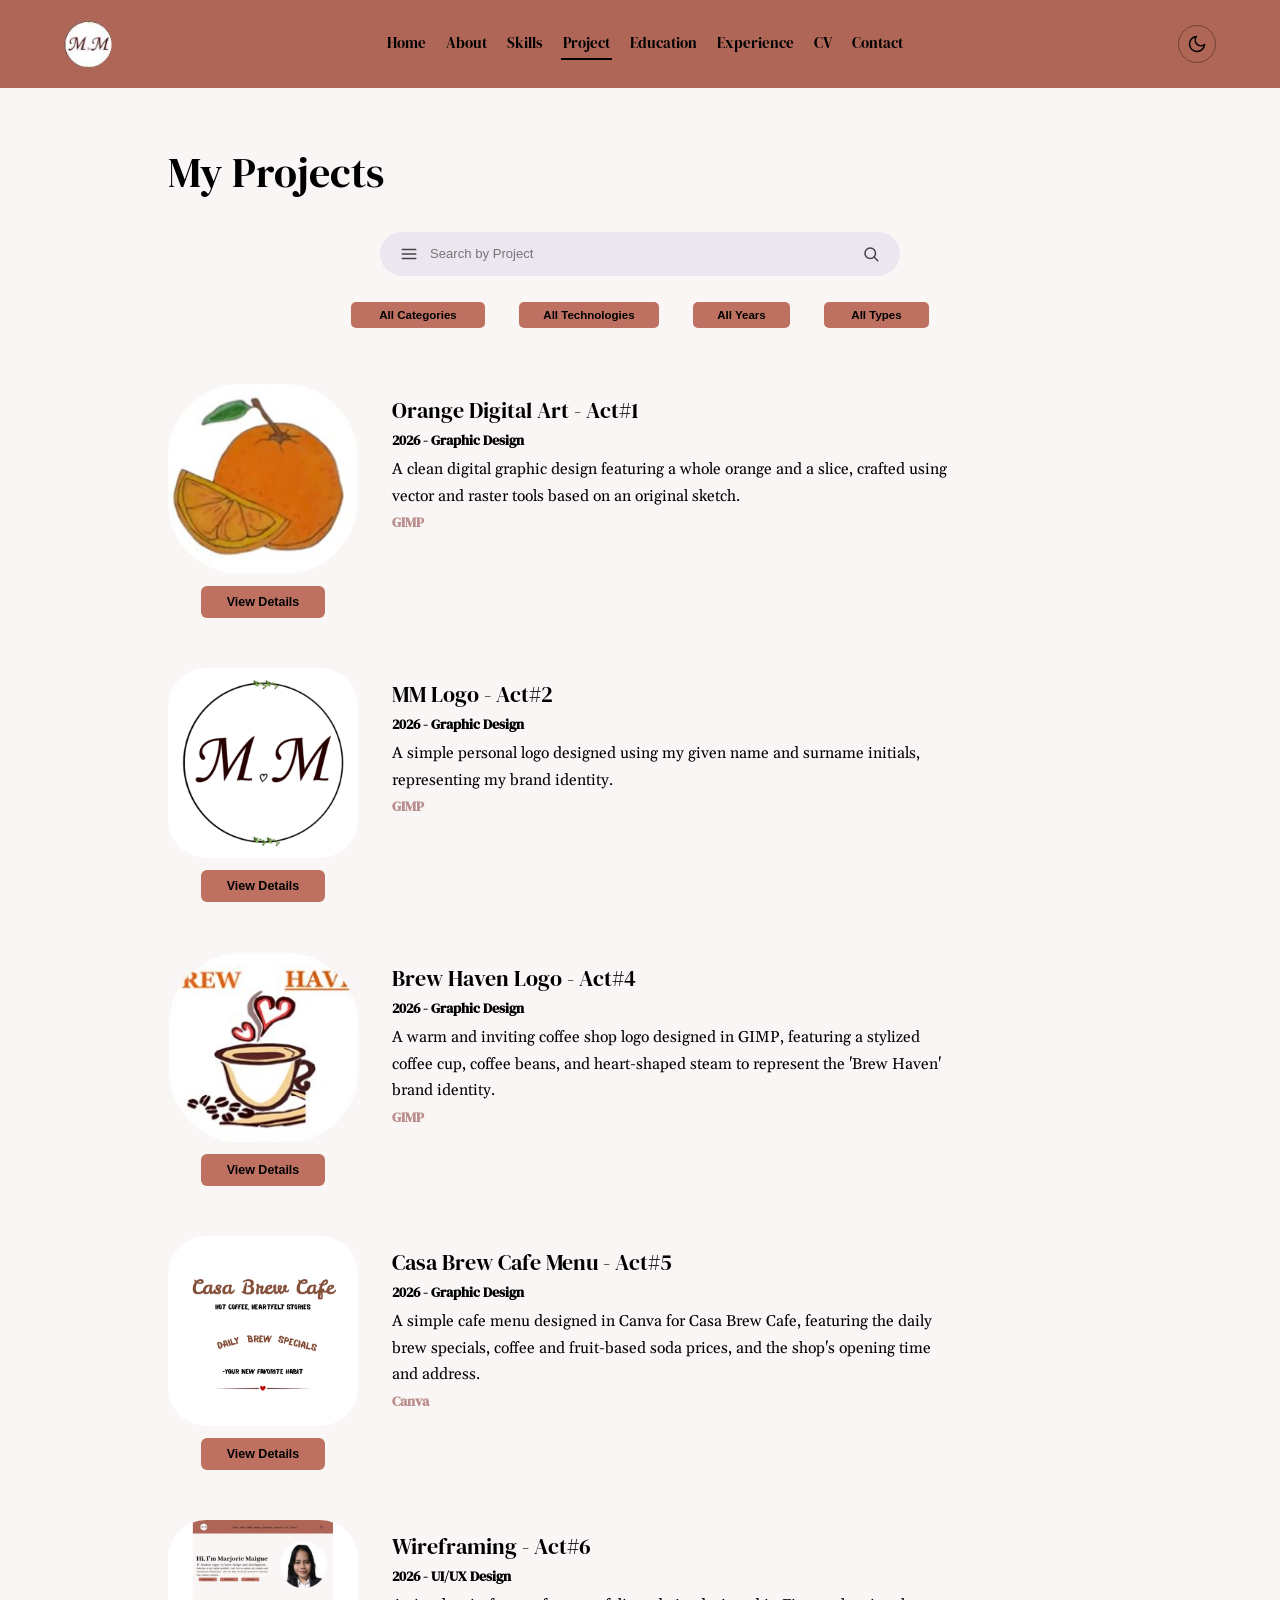
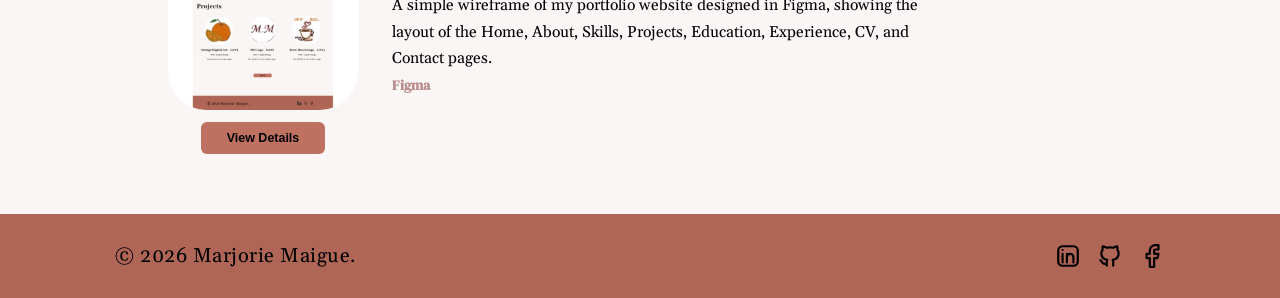
<file: projects.html>
<!DOCTYPE html>
<html lang="en">
<head>
<meta charset="UTF-8">
<meta name="viewport" content="width=device-width, initial-scale=1">
<title>Projects | Marjorie Maigue</title>
<link rel="preconnect" href="https://fonts.googleapis.com"><link rel="preconnect" href="https://fonts.gstatic.com" crossorigin><link href="https://fonts.googleapis.com/css2?family=DM+Serif+Display&family=Gelasio:wght@400;700&display=swap" rel="stylesheet">
<script>try{var t=localStorage.getItem("theme");if(!t&&window.matchMedia("(prefers-color-scheme: dark)").matches)t="dark";if(t)document.documentElement.setAttribute("data-theme",t)}catch(e){}</script>
<link rel="stylesheet" href="style.css?v=11">
</head>
<body>

<nav>
  <a class="logo" href="index.html" aria-label="Home"><img src="images/logo.png" alt="M.M logo"></a>
  <div class="links"><a href="index.html">Home</a><a href="about.html">About</a><a href="skills.html">Skills</a><a href="projects.html" class=active>Project</a><a href="education.html">Education</a><a href="experience.html">Experience</a><a href="cv.html">CV</a><a href="contact.html">Contact</a></div>
  <button class="theme-toggle" id="themeToggle" type="button" aria-label="Switch to dark mode" aria-pressed="false"><svg class="i-moon" viewBox="0 0 24 24" fill="none" stroke="currentColor" stroke-width="1.8" stroke-linecap="round" stroke-linejoin="round" aria-hidden="true"><path d="M21 12.8A9 9 0 1 1 11.2 3a7 7 0 0 0 9.8 9.8z"/></svg><svg class="i-sun" viewBox="0 0 24 24" fill="none" stroke="currentColor" stroke-width="1.8" stroke-linecap="round" stroke-linejoin="round" aria-hidden="true"><circle cx="12" cy="12" r="4.5"/><path d="M12 2v2M12 20v2M4.9 4.9l1.4 1.4M17.7 17.7l1.4 1.4M2 12h2M20 12h2M4.9 19.1l1.4-1.4M17.7 6.3l1.4-1.4"/></svg></button>
</nav>

<main>
<section class="wrap">
  <h1>My Projects</h1>
  <label class="search"><svg viewBox="0 0 24 24" fill="none" stroke="currentColor" stroke-width="2" stroke-linecap="round" stroke-linejoin="round" ><path d="M3 6h18M3 12h18M3 18h18"/></svg><input id="search" placeholder="Search by Project"><svg viewBox="0 0 24 24" fill="none" stroke="currentColor" stroke-width="2" stroke-linecap="round" stroke-linejoin="round" ><circle cx="11" cy="11" r="7"/><path d="m21 21-4.3-4.3"/></svg></label>
  <div class="filters">
    <select data-key="cat"><option value="">All Categories</option><option>Graphic Design</option><option>UI/UX Design</option></select>
    <select data-key="tech"><option value="">All Technologies</option><option>Canva</option><option>Figma</option><option>GIMP</option></select>
    <select data-key="year"><option value="">All Years</option><option>2026</option></select>
    <select data-key="type"><option value="">All Types</option><option>Digital Art</option><option>Logo</option><option>Menu</option><option>Wireframe</option></select>
  </div>
  <div class="plist">
    <div class="prow" data-cat="Graphic Design" data-tech="GIMP" data-year="2026" data-type="Digital Art">
      <div class="left">
        <div class="pimg"><img src="images/orange.png" alt="Orange Digital Art - Act#1"></div>
        <button class="btn" data-details>View Details</button>
      </div>
      <div class="right">
        <h4>Orange Digital Art - Act#1</h4><small>2026 - Graphic Design</small>
        <p>A clean digital graphic design featuring a whole orange and a slice, crafted using vector and raster tools based on an original sketch.</p>
        <span class="gimp">GIMP</span>
      </div>
    </div>
    <div class="prow" data-cat="Graphic Design" data-tech="GIMP" data-year="2026" data-type="Logo" data-gallery="[{&quot;src&quot;: &quot;images/mm-logo-files/badge.png&quot;, &quot;label&quot;: &quot;Badge&quot;, &quot;file&quot;: &quot;images/mm-logo-files/MM_Badge.pdf&quot;}, {&quot;src&quot;: &quot;images/mm-logo-files/vertical.png&quot;, &quot;label&quot;: &quot;Vertical Logo&quot;, &quot;file&quot;: &quot;images/mm-logo-files/MM_VerticalLogo.pdf&quot;}, {&quot;src&quot;: &quot;images/mm-logo-files/horizontal.png&quot;, &quot;label&quot;: &quot;Horizontal Logo&quot;, &quot;file&quot;: &quot;images/mm-logo-files/MM_HorizontalLogo.png&quot;}, {&quot;src&quot;: &quot;images/mm-logo-files/icon.png&quot;, &quot;label&quot;: &quot;Icon&quot;, &quot;file&quot;: &quot;images/mm-logo-files/MM_Icon.pdf&quot;}]">
      <div class="left">
        <div class="pimg"><img src="images/mm-logo.png" alt="MM Logo - Act#2"></div>
        <button class="btn" data-details>View Details</button>
      </div>
      <div class="right">
        <h4>MM Logo - Act#2</h4><small>2026 - Graphic Design</small>
        <p>A simple personal logo designed using my given name and surname initials, representing my brand identity.</p>
        <span class="gimp">GIMP</span>
      </div>
    </div>
    <div class="prow" data-cat="Graphic Design" data-tech="GIMP" data-year="2026" data-type="Logo" data-gallery="[{&quot;src&quot;: &quot;images/brew-haven-files/logo.png&quot;, &quot;label&quot;: &quot;Logo&quot;, &quot;file&quot;: &quot;images/brew-haven-files/BrewHaven_Logo.pdf&quot;}, {&quot;src&quot;: &quot;images/brew-haven-files/landing-page-banner.png&quot;, &quot;label&quot;: &quot;Landing Page Banner&quot;, &quot;file&quot;: &quot;images/brew-haven-files/BrewHaven_LandingPageBanner.pdf&quot;}, {&quot;src&quot;: &quot;images/brew-haven-files/social-media-post.png&quot;, &quot;label&quot;: &quot;Social Media Post&quot;, &quot;file&quot;: &quot;images/brew-haven-files/BrewHaven_SocMedPost.pdf&quot;}, {&quot;src&quot;: &quot;images/brew-haven-files/newsletter-header.png&quot;, &quot;label&quot;: &quot;Newsletter Header&quot;, &quot;file&quot;: &quot;images/brew-haven-files/BrewHaven_NewsletterHeader.pdf&quot;}, {&quot;src&quot;: &quot;images/brew-haven-files/banner-ad.png&quot;, &quot;label&quot;: &quot;Banner Ad&quot;, &quot;file&quot;: &quot;images/brew-haven-files/BrewHaven_BannerAd.pdf&quot;}]">
      <div class="left">
        <div class="pimg"><img src="images/brew-haven.png" alt="Brew Haven Logo - Act#4"></div>
        <button class="btn" data-details>View Details</button>
      </div>
      <div class="right">
        <h4>Brew Haven Logo - Act#4</h4><small>2026 - Graphic Design</small>
        <p>A warm and inviting coffee shop logo designed in GIMP, featuring a stylized coffee cup, coffee beans, and heart-shaped steam to represent the 'Brew Haven' brand identity.</p>
        <span class="gimp">GIMP</span>
      </div>
    </div>
    <div class="prow" data-cat="Graphic Design" data-tech="Canva" data-type="Menu" data-year="2026" data-gallery="[{&quot;src&quot;: &quot;images/casa-brew-files/menu.png&quot;, &quot;label&quot;: &quot;Menu&quot;, &quot;file&quot;: &quot;images/casa-brew-files/CasaBrewCafe.pdf&quot;}]">
      <div class="left">
        <div class="pimg"><img src="images/casa-brew.png" alt="Casa Brew Cafe Menu - Act#5"></div>
        <button class="btn" data-details>View Details</button>
      </div>
      <div class="right">
        <h4>Casa Brew Cafe Menu - Act#5</h4><small>2026 - Graphic Design</small>
        <p>A simple cafe menu designed in Canva for Casa Brew Cafe, featuring the daily brew specials, coffee and fruit-based soda prices, and the shop's opening time and address.</p>
        <span class="gimp">Canva</span>
      </div>
    </div>
    <div class="prow" data-cat="UI/UX Design" data-tech="Figma" data-type="Wireframe" data-year="2026" data-gallery="[{&quot;src&quot;: &quot;images/wireframing-files/home.png&quot;, &quot;label&quot;: &quot;Home&quot;, &quot;file&quot;: &quot;images/wireframing-files/home.png&quot;}, {&quot;src&quot;: &quot;images/wireframing-files/about.png&quot;, &quot;label&quot;: &quot;About&quot;, &quot;file&quot;: &quot;images/wireframing-files/about.png&quot;}, {&quot;src&quot;: &quot;images/wireframing-files/skills.png&quot;, &quot;label&quot;: &quot;Skills&quot;, &quot;file&quot;: &quot;images/wireframing-files/skills.png&quot;}, {&quot;src&quot;: &quot;images/wireframing-files/projects.png&quot;, &quot;label&quot;: &quot;Projects&quot;, &quot;file&quot;: &quot;images/wireframing-files/projects.png&quot;}, {&quot;src&quot;: &quot;images/wireframing-files/education.png&quot;, &quot;label&quot;: &quot;Education&quot;, &quot;file&quot;: &quot;images/wireframing-files/education.png&quot;}, {&quot;src&quot;: &quot;images/wireframing-files/experience.png&quot;, &quot;label&quot;: &quot;Experience&quot;, &quot;file&quot;: &quot;images/wireframing-files/experience.png&quot;}, {&quot;src&quot;: &quot;images/wireframing-files/cv.png&quot;, &quot;label&quot;: &quot;CV&quot;, &quot;file&quot;: &quot;images/wireframing-files/cv.png&quot;}, {&quot;src&quot;: &quot;images/wireframing-files/contact.png&quot;, &quot;label&quot;: &quot;Contact&quot;, &quot;file&quot;: &quot;images/wireframing-files/contact.png&quot;}]">
      <div class="left">
        <div class="pimg"><img src="images/wireframing.png" alt="Wireframing - Act#6"></div>
        <button class="btn" data-details>View Details</button>
      </div>
      <div class="right">
        <h4>Wireframing - Act#6</h4><small>2026 - UI/UX Design</small>
        <p>A simple wireframe of my portfolio website designed in Figma, showing the layout of the Home, About, Skills, Projects, Education, Experience, CV, and Contact pages.</p>
        <span class="gimp">Figma</span>
      </div>
    </div>
  </div>
  <p class="empty" id="empty">No projects found.</p>
</section>

<div class="modal" id="detailsModal" aria-hidden="true">
  <div class="modal-box" role="dialog" aria-modal="true">
    <img id="dImg" alt=""><div id="dGallery" class="gallery"></div><h3 id="dTitle"></h3><small id="dMeta"></small><p id="dDesc"></p><span class="gimp" id="dTag"></span>
    <button class="btn" type="button" id="dClose">Close</button>
  </div>
</div>
</main>

<footer>
  <p>© 2026 Marjorie Maigue.</p>
  <div class="socials">
    <a href="#" aria-label="LinkedIn" target="_blank" rel="noopener"><svg viewBox="0 0 24 24" fill="none" stroke="currentColor" stroke-width="2" stroke-linecap="round" stroke-linejoin="round" ><path d="M7 10v8M7 6.5v.01M11 18v-8M11 13a3 3 0 0 1 6 0v5"/><rect x="3" y="3" width="18" height="18" rx="4"/></svg></a>
    <a href="#" aria-label="GitHub" target="_blank" rel="noopener"><svg viewBox="0 0 24 24" fill="none" stroke="currentColor" stroke-width="2" stroke-linecap="round" stroke-linejoin="round" ><path d="M9 19c-4.3 1.4-4.3-2.5-6-3m12 5v-3.5c0-1 .1-1.4-.5-2 2.8-.3 5.5-1.4 5.5-6a4.6 4.6 0 0 0-1.3-3.2 4.2 4.2 0 0 0-.1-3.2s-1.1-.3-3.5 1.3a12 12 0 0 0-6.2 0C6.5 2.8 5.4 3.1 5.4 3.1a4.2 4.2 0 0 0-.1 3.2A4.6 4.6 0 0 0 4 9.5c0 4.6 2.7 5.7 5.5 6-.6.6-.6 1.2-.5 2V21"/></svg></a>
    <a href="https://www.facebook.com/marjorie.maigue.24" aria-label="Facebook" target="_blank" rel="noopener"><svg viewBox="0 0 24 24" fill="none" stroke="currentColor" stroke-width="2" stroke-linecap="round" stroke-linejoin="round" ><path d="M18 2h-3a5 5 0 0 0-5 5v3H7v4h3v8h4v-8h3l1-4h-4V7a1 1 0 0 1 1-1h3z"/></svg></a>
  </div>
</footer>

<script src="script.js?v=11"></script>
</body>
</html>
</file>
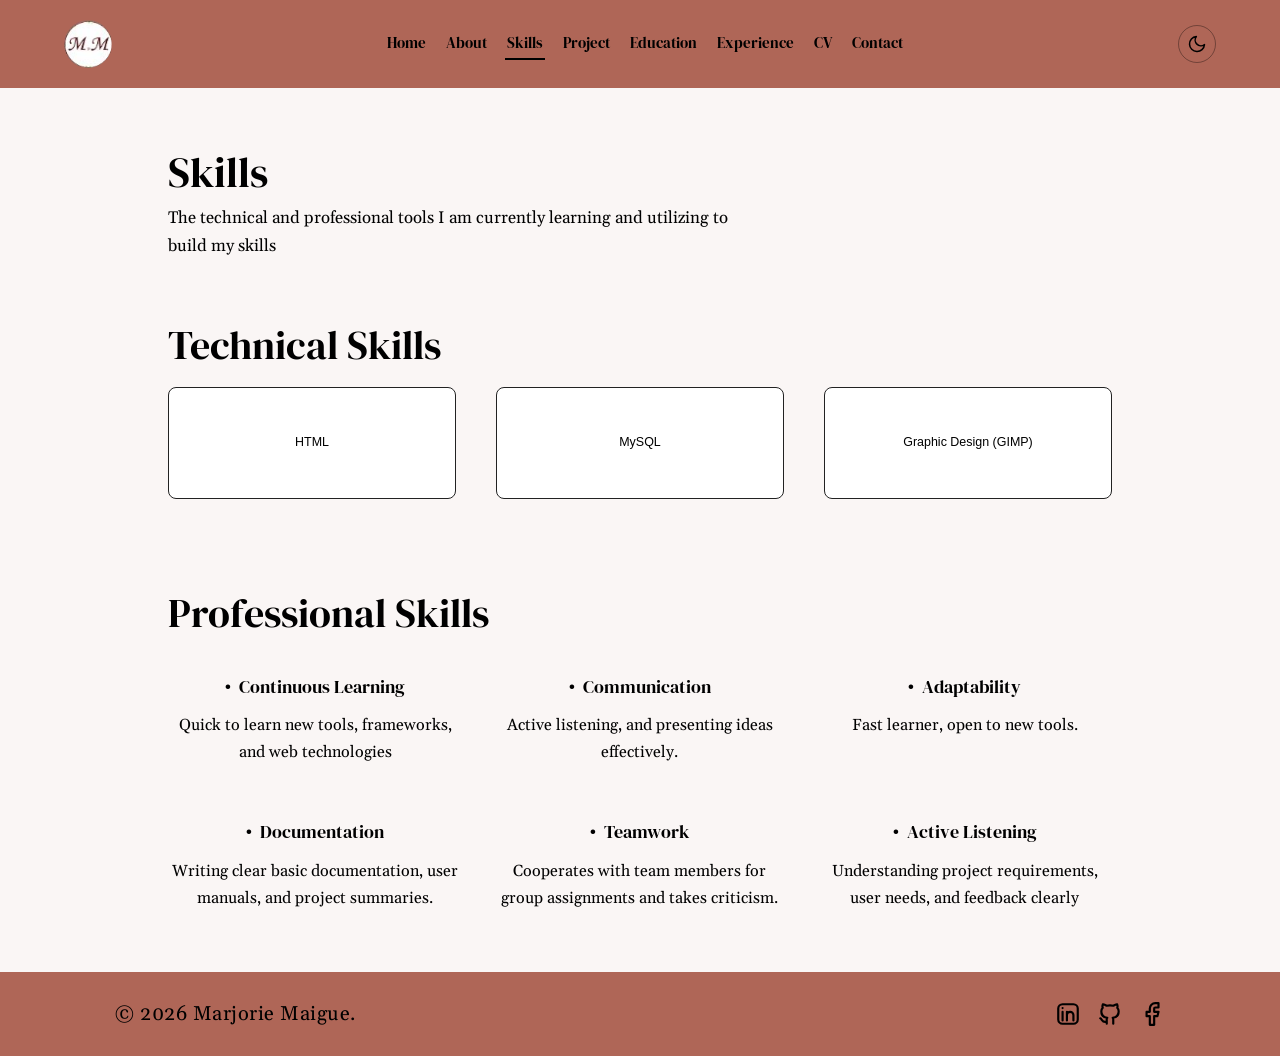
<file: skills.html>
<!DOCTYPE html>
<html lang="en">
<head>
<meta charset="UTF-8">
<meta name="viewport" content="width=device-width, initial-scale=1">
<title>Skills | Marjorie Maigue</title>
<link rel="preconnect" href="https://fonts.googleapis.com"><link rel="preconnect" href="https://fonts.gstatic.com" crossorigin><link href="https://fonts.googleapis.com/css2?family=DM+Serif+Display&family=Gelasio:wght@400;700&display=swap" rel="stylesheet">
<script>try{var t=localStorage.getItem("theme");if(!t&&window.matchMedia("(prefers-color-scheme: dark)").matches)t="dark";if(t)document.documentElement.setAttribute("data-theme",t)}catch(e){}</script>
<link rel="stylesheet" href="style.css?v=11">
</head>
<body>

<nav>
  <a class="logo" href="index.html" aria-label="Home"><img src="images/logo.png" alt="M.M logo"></a>
  <div class="links"><a href="index.html">Home</a><a href="about.html">About</a><a href="skills.html" class=active>Skills</a><a href="projects.html">Project</a><a href="education.html">Education</a><a href="experience.html">Experience</a><a href="cv.html">CV</a><a href="contact.html">Contact</a></div>
  <button class="theme-toggle" id="themeToggle" type="button" aria-label="Switch to dark mode" aria-pressed="false"><svg class="i-moon" viewBox="0 0 24 24" fill="none" stroke="currentColor" stroke-width="1.8" stroke-linecap="round" stroke-linejoin="round" aria-hidden="true"><path d="M21 12.8A9 9 0 1 1 11.2 3a7 7 0 0 0 9.8 9.8z"/></svg><svg class="i-sun" viewBox="0 0 24 24" fill="none" stroke="currentColor" stroke-width="1.8" stroke-linecap="round" stroke-linejoin="round" aria-hidden="true"><circle cx="12" cy="12" r="4.5"/><path d="M12 2v2M12 20v2M4.9 4.9l1.4 1.4M17.7 17.7l1.4 1.4M2 12h2M20 12h2M4.9 19.1l1.4-1.4M17.7 6.3l1.4-1.4"/></svg></button>
</nav>

<main>
<section class="wrap skills">
  <h1>Skills</h1>
  <p class="lead">The technical and professional tools I am currently learning and utilizing to build my skills</p>
  <h2 class="big">Technical Skills</h2>
  <div class="tech"><div>HTML</div><div>MySQL</div><div>Graphic Design (GIMP)</div></div>
  <h2 class="big" style="margin-top:90px">Professional Skills</h2>
  <div class="pro">
    <div><h4>Continuous Learning</h4><p>Quick to learn new tools, frameworks, and web technologies</p></div>
    <div><h4>Communication</h4><p>Active listening, and presenting ideas effectively.</p></div>
    <div><h4>Adaptability</h4><p>Fast learner, open to new tools.</p></div>
    <div><h4>Documentation</h4><p>Writing clear basic documentation, user manuals, and project summaries.</p></div>
    <div><h4>Teamwork</h4><p>Cooperates with team members for group assignments and takes criticism.</p></div>
    <div><h4>Active Listening</h4><p>Understanding project requirements, user needs, and feedback clearly</p></div>
  </div>
</section>
</main>

<footer>
  <p>© 2026 Marjorie Maigue.</p>
  <div class="socials">
    <a href="#" aria-label="LinkedIn" target="_blank" rel="noopener"><svg viewBox="0 0 24 24" fill="none" stroke="currentColor" stroke-width="2" stroke-linecap="round" stroke-linejoin="round" ><path d="M7 10v8M7 6.5v.01M11 18v-8M11 13a3 3 0 0 1 6 0v5"/><rect x="3" y="3" width="18" height="18" rx="4"/></svg></a>
    <a href="#" aria-label="GitHub" target="_blank" rel="noopener"><svg viewBox="0 0 24 24" fill="none" stroke="currentColor" stroke-width="2" stroke-linecap="round" stroke-linejoin="round" ><path d="M9 19c-4.3 1.4-4.3-2.5-6-3m12 5v-3.5c0-1 .1-1.4-.5-2 2.8-.3 5.5-1.4 5.5-6a4.6 4.6 0 0 0-1.3-3.2 4.2 4.2 0 0 0-.1-3.2s-1.1-.3-3.5 1.3a12 12 0 0 0-6.2 0C6.5 2.8 5.4 3.1 5.4 3.1a4.2 4.2 0 0 0-.1 3.2A4.6 4.6 0 0 0 4 9.5c0 4.6 2.7 5.7 5.5 6-.6.6-.6 1.2-.5 2V21"/></svg></a>
    <a href="https://www.facebook.com/marjorie.maigue.24" aria-label="Facebook" target="_blank" rel="noopener"><svg viewBox="0 0 24 24" fill="none" stroke="currentColor" stroke-width="2" stroke-linecap="round" stroke-linejoin="round" ><path d="M18 2h-3a5 5 0 0 0-5 5v3H7v4h3v8h4v-8h3l1-4h-4V7a1 1 0 0 1 1-1h3z"/></svg></a>
  </div>
</footer>

<script src="script.js?v=11"></script>
</body>
</html>
</file>
<file: style.css>
/* ===== Marjorie Maigue Portfolio — matches Figma design ===== */
:root{
  --nav:#af6657;          /* navbar + footer */
  --btn:#be7161;          /* buttons */
  --bg:#faf6f5;
  --text:#000;
  --card:#fff;
  --line:#222;
  --soft:#b98d8c;         /* GIMP tag text */
  --search:#ece6f0;
  --nav-text:#000;        /* text/icons on navbar + footer */
  --nav-line:rgba(0,0,0,.35);
  --on-btn:#000;          /* text on buttons */
  --head:'DM Serif Display','Playfair Display',Georgia,serif;
  --body:'Gelasio','Libre Baskerville',Georgia,serif;
}
[data-theme="dark"]{
  color-scheme:dark;
  --nav:#3a2420; --btn:#9a5547; --bg:#1a1514; --text:#f4ece9; --card:#2a2423; --line:#5a4a47;
  --search:#3a3233; --soft:#d9a8a0;
  --nav-text:#f4ece9; --nav-line:rgba(255,255,255,.4); --on-btn:#fff;
}
*{box-sizing:border-box;margin:0;padding:0}
html{scroll-behavior:smooth}
body{font-family:var(--body);background:var(--bg);color:var(--text);line-height:1.7;min-height:100vh;display:flex;flex-direction:column;transition:background .25s,color .25s}
main{flex:1}
h1,h2,h3,h4{font-family:var(--head);font-weight:400;line-height:1.2}
h1{font-size:2.6rem} h2{font-size:2.3rem;margin-bottom:10px} h3{font-size:1.4rem}
a{color:inherit}
img{max-width:100%;display:block}

/* ---------- NAV ---------- */
nav{position:sticky;top:0;z-index:20;background:var(--nav);display:flex;align-items:center;justify-content:space-between;padding:0 5%;height:88px;gap:16px}
nav .logo{width:48px;height:48px;border-radius:50%;overflow:hidden;flex-shrink:0}
nav .logo img{width:100%;height:100%;object-fit:cover}
nav .links{display:flex;gap:16px;flex-wrap:wrap;justify-content:center}
nav .links a{font-family:var(--head);color:var(--nav-text);text-decoration:none;font-size:.95rem;padding:2px 2px;border-bottom:2px solid transparent}
nav .links a:hover,nav .links a.active{border-bottom-color:var(--nav-text)}
/* Light/dark toggle: moon in light mode, sun in dark mode */
.theme-toggle{display:grid;place-items:center;width:38px;height:38px;flex-shrink:0;border-radius:50%;border:1px solid var(--nav-line);background:transparent;color:var(--nav-text);cursor:pointer;transition:background .2s}
.theme-toggle:hover{background:rgba(128,128,128,.2)}
.theme-toggle svg{width:20px;height:20px}
.theme-toggle .i-sun{display:none}
[data-theme="dark"] .theme-toggle .i-moon{display:none}
[data-theme="dark"] .theme-toggle .i-sun{display:block}

/* ---------- LAYOUT ---------- */
.wrap{max-width:1000px;margin:auto;padding:60px 28px}
.wrap.center-head h1,.wrap.center-head .lead{text-align:center}
.lead{max-width:600px;margin:6px 0 0;font-size:1.05rem}
.center-head .lead{margin-left:auto;margin-right:auto;max-width:none}

/* ---------- BUTTONS ---------- */
.btn{display:inline-block;background:var(--btn);color:var(--on-btn);font-family:Arial,Helvetica,sans-serif;font-size:.78rem;font-weight:600;text-decoration:none;border:0;border-radius:6px;padding:9px 26px;cursor:pointer;transition:filter .2s,transform .2s}
.btn:hover{filter:brightness(1.1);transform:translateY(-1px)}
.btn-row{display:flex;gap:22px;flex-wrap:wrap;margin-top:16px}

/* ---------- HOME ---------- */
.hero{display:flex;align-items:center;justify-content:space-between;gap:40px;flex-wrap:wrap;min-height:430px}
.hero .text{flex:1;min-width:300px;max-width:470px}
.hero h1{font-size:2.5rem;font-weight:700}
.hero h3{font-family:var(--body);font-size:1.2rem;margin:6px 0}
.hero p{font-size:.95rem}
.photo{width:310px;height:310px;border-radius:50%;overflow:hidden;background:#fff;flex-shrink:0}
.photo img{width:100%;height:100%;object-fit:cover}
.home-projects h2{font-size:2.6rem;margin-bottom:34px}
.cards3{display:grid;grid-template-columns:repeat(auto-fit,minmax(220px,1fr));gap:26px;text-align:center}
.cards3 .pimg{width:190px;height:190px;margin:0 auto 26px;border-radius:38px;overflow:hidden;background:#fff}
.cards3 .pimg img{width:100%;height:100%;object-fit:cover}
.cards3 h4{font-size:1.35rem;margin-bottom:8px}
.cards3 small{display:block;font-weight:700;font-size:.8rem;margin-bottom:10px;font-family:var(--head)}
.cards3 p{font-size:.88rem}
.center{text-align:center;margin-top:50px}

/* ---------- ABOUT ---------- */
.about-top{display:flex;align-items:center;gap:60px;flex-wrap:wrap;margin-bottom:60px}
.about-top .photo{width:240px;height:240px}
.about-top .info{flex:1;min-width:280px}
.about-top h1{margin-bottom:10px;font-size:2.4rem}
.info ul{list-style:none}
.info li{display:flex;align-items:center;gap:10px;font-size:1.05rem}
.info svg{width:17px;height:17px;flex-shrink:0}
.about-text p{text-align:justify;margin-bottom:22px}
.edu-list h2{font-size:2.1rem;margin:60px 0 14px}
.edu-list h4,.edu-block h4{font-size:1.35rem;margin-top:16px}
.edu-list p,.edu-block p{margin-bottom:6px}

/* ---------- SKILLS ---------- */
.skills h2.big{font-size:2.5rem;margin:60px 0 18px}
.tech{display:grid;grid-template-columns:repeat(auto-fit,minmax(220px,1fr));gap:40px}
.tech div{background:var(--card);border:1px solid var(--line);border-radius:8px;height:112px;display:flex;align-items:center;justify-content:center;font-family:Arial,Helvetica,sans-serif;font-size:.78rem}
.pro{display:grid;grid-template-columns:repeat(auto-fit,minmax(220px,1fr));gap:56px 30px;margin-top:40px;text-align:center}
.pro h4{font-size:1.1rem;margin-bottom:14px}
.pro h4::before{content:"•";margin-right:8px}
.pro p{font-size:1rem}

/* ---------- PROJECTS PAGE ---------- */
.search{display:flex;align-items:center;gap:12px;background:var(--search);border-radius:28px;padding:0 20px;height:44px;max-width:520px;margin:34px auto 26px;font-family:Arial,Helvetica,sans-serif}
.search input{flex:1;background:none;border:0;outline:0;font:inherit;font-size:.82rem;color:var(--text)}
.search svg{width:18px;height:18px;opacity:.7}
.filters{display:flex;gap:34px;flex-wrap:wrap;justify-content:center;margin-bottom:56px}
.filters select{appearance:none;-webkit-appearance:none;background:var(--btn);color:var(--on-btn);border:0;border-radius:5px;padding:7px 24px;font-family:Arial,Helvetica,sans-serif;font-size:.72rem;font-weight:600;text-align:center;cursor:pointer}
.plist{display:flex;flex-direction:column;gap:50px}
.prow{display:flex;gap:34px;align-items:flex-start;flex-wrap:wrap}
.prow .left{width:190px;text-align:center;flex-shrink:0}
.prow .pimg{width:190px;height:190px;border-radius:38px;overflow:hidden;background:#fff;margin-bottom:12px}
.prow .pimg img{width:100%;height:100%;object-fit:cover}
.prow .right{flex:1;min-width:260px;padding-top:14px}
.prow h4{font-size:1.4rem;margin-bottom:4px}
.prow small{display:block;font-weight:700;font-family:var(--head);font-size:.85rem;margin-bottom:4px}
.prow p{font-size:.98rem;max-width:560px}
.prow .gimp{color:var(--soft);font-weight:700;font-size:.85rem;font-family:var(--head)}
.empty{text-align:center;display:none;margin-top:20px}

/* ---------- EDUCATION / EXPERIENCE / CV ---------- */
.exp-item{margin-top:36px}
.exp-item h3{font-size:1.35rem}
.exp-item h4{font-size:1.15rem;margin:4px 0 6px}
.exp-item p{max-width:760px;font-size:.98rem}
.cv-box{background:var(--card);border:1px solid var(--line);border-radius:6px;max-width:560px;margin:34px auto 28px;padding:42px 30px 34px;text-align:center}
.cv-box .row{display:flex;align-items:center;justify-content:center;gap:30px;margin-bottom:26px}
.cv-box .row svg{width:56px;height:56px}
.cv-box .lines{display:grid;gap:12px;width:180px}
.cv-box .lines i{display:block;height:1px;background:var(--line);opacity:.6}
.cv-box p{font-family:Arial,Helvetica,sans-serif;font-size:.7rem}
.cv-actions{display:flex;gap:46px;justify-content:center}

/* ---------- CONTACT ---------- */
.contact-grid{display:grid;grid-template-columns:260px 1fr;gap:20px;margin-top:50px;align-items:start}
.contact-side{padding-top:150px}
.contact-side .item{display:flex;align-items:center;gap:12px;margin-bottom:26px;font-family:Arial,Helvetica,sans-serif;font-size:.78rem}
.contact-side .item svg{width:26px;height:26px;flex-shrink:0}
.contact-side h4{font-size:1.05rem;margin:6px 0 8px}
form{max-width:380px;margin:0 auto;display:grid;gap:26px;justify-items:center}
.frow{display:flex;align-items:center;gap:18px;width:100%}
.frow label{font-family:var(--head);font-size:1.4rem;min-width:100px}
form input,form textarea{width:100%;background:var(--card);color:var(--text);border:1px solid var(--line);border-radius:6px;padding:7px 10px;font-family:Arial,Helvetica,sans-serif;font-size:.78rem;text-align:center}
form textarea{height:112px;resize:vertical}
form h3{font-size:1.5rem}

/* ---------- FOOTER ---------- */
.socials{display:flex;gap:16px;align-items:center}
.socials a{color:var(--nav-text);display:flex}
.socials svg{width:26px;height:26px}
.socials a:hover{opacity:.7}
footer{background:var(--nav);height:84px;padding:0 9%;display:flex;align-items:center;justify-content:space-between;gap:20px;flex-wrap:wrap}
footer p{font-size:1.25rem;letter-spacing:.5px;color:var(--nav-text)}

/* Burger menu button (hidden on desktop, shown on phones) */
.menu-toggle{display:none;place-items:center;width:38px;height:38px;flex-shrink:0;border-radius:50%;border:1px solid var(--nav-line);background:transparent;color:var(--nav-text);cursor:pointer}
.menu-toggle svg{width:20px;height:20px}
.menu-toggle .i-close{display:none}
nav.open .menu-toggle .i-burger{display:none}
nav.open .menu-toggle .i-close{display:block}

@media(max-width:760px){
  nav{height:auto;min-height:72px;padding:12px 5%;flex-wrap:wrap;gap:10px}
  nav .logo{order:0;margin-right:auto}
  nav .theme-toggle{order:1}
  .menu-toggle{display:grid;order:2}
  nav .links{order:3;width:100%;display:none;flex-direction:column;flex-wrap:nowrap;justify-content:flex-start;gap:0;margin-top:4px;border-top:1px solid var(--nav-line)}
  nav.open .links{display:flex}
  nav .links a{padding:13px 4px;border-bottom:1px solid var(--nav-line);font-size:1.05rem}
  nav .links a:hover,nav .links a.active{border-bottom-color:var(--nav-line);font-weight:700}
  .contact-grid{grid-template-columns:1fr}
  .contact-side{padding-top:0;order:2}
  .frow{flex-direction:column;align-items:flex-start;gap:6px}
  .photo{width:240px;height:240px;margin:auto}
  footer{justify-content:center;padding:18px 5%;height:auto}
}

/* MM Logo gallery inside the details popup */
.gallery{display:none;grid-template-columns:repeat(auto-fit,minmax(240px,1fr));gap:16px;margin-bottom:16px}
.gallery.single{grid-template-columns:1fr}
.gallery.single img{height:420px}
.gallery figure{background:#fff;border:1px solid #ddd;border-radius:12px;padding:12px;display:flex;flex-direction:column;align-items:center;gap:6px}
.gallery img{width:100%;height:150px;object-fit:contain;border-radius:0;margin:0;background:#fff}
.gallery figcaption{font-family:var(--head);color:#000;font-size:1rem}
.gallery a{font-family:Arial,Helvetica,sans-serif;font-size:.72rem;color:var(--nav);font-weight:700}

/* ---------- DETAILS MODAL (plain div, works everywhere) ---------- */
.modal{position:fixed;inset:0;background:rgba(0,0,0,.5);display:none;align-items:center;justify-content:center;padding:16px;z-index:100}
.modal.open{display:flex}
.modal-box{background:var(--card);color:var(--text);border:1px solid var(--line);border-radius:14px;padding:28px;max-width:460px;width:100%;max-height:90vh;overflow:auto;text-align:center}
.modal-box.wide{max-width:680px}
.modal-box img#dImg{width:190px;height:190px;object-fit:cover;border-radius:38px;margin:0 auto 14px;background:#fff}
.modal-box small{display:block;font-weight:700;margin:4px 0 8px}
.modal-box .gimp{display:block;color:var(--soft);font-weight:700;margin:8px 0 14px}

/* Logo variants shown right under the MM Logo project */
.logo-variants{display:grid;grid-template-columns:repeat(auto-fit,minmax(150px,1fr));gap:14px;margin-top:18px;max-width:640px}
.logo-variants figure{background:#fff;border:1px solid #ddd;border-radius:12px;padding:10px;display:flex;flex-direction:column;align-items:center;gap:4px}
.logo-variants img{width:100%;height:100px;object-fit:contain}
.logo-variants figcaption{font-family:var(--head);color:#000;font-size:.9rem}
.logo-variants a{font-family:Arial,Helvetica,sans-serif;font-size:.7rem;color:var(--nav);font-weight:700}
</file>
